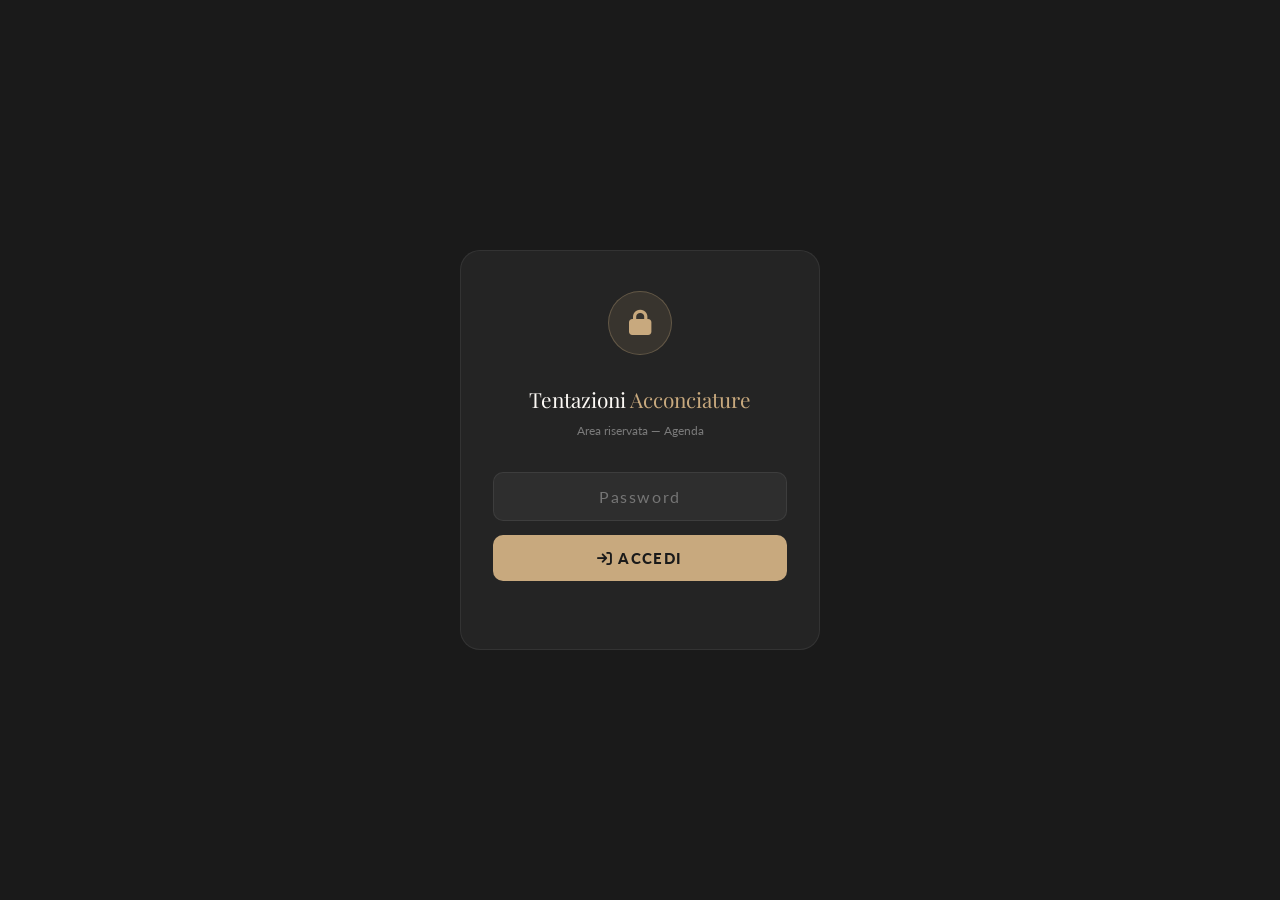
<file: admin.html>
<!DOCTYPE html>
<html lang="it">
<head>
  <meta charset="UTF-8">
  <meta name="viewport" content="width=device-width, initial-scale=1.0, maximum-scale=1.0">
  <title>Agenda — Tentazioni Acconciature</title>
  <meta name="robots" content="noindex, nofollow">

  <link rel="preconnect" href="https://fonts.googleapis.com">
  <link rel="preconnect" href="https://fonts.gstatic.com" crossorigin>
  <link href="https://fonts.googleapis.com/css2?family=Playfair+Display:wght@400;700&family=Lato:wght@400;700;900&display=swap" rel="stylesheet">
  <link rel="stylesheet" href="https://cdnjs.cloudflare.com/ajax/libs/font-awesome/6.5.0/css/all.min.css" crossorigin="anonymous">

  <style>
    :root {
      --dark:    #1A1A1A;
      --dark-2:  #242424;
      --dark-3:  #2E2E2E;
      --gold:    #C8A97E;
      --gold-dk: #A8864E;
      --cream:   #FDFAF6;
      --green:   #4CAF7D;
      --red:     #E57373;
      --amber:   #FFB74D;
      --blue:    #64B5F6;
      --text:    #E0DDD8;
      --muted:   #7A7A7A;
      --border:  rgba(255,255,255,.07);
    }
    *, *::before, *::after { box-sizing: border-box; margin: 0; padding: 0; }
    body {
      font-family: 'Lato', sans-serif;
      background: var(--dark);
      color: var(--text);
      min-height: 100vh;
      font-size: 15px;
      line-height: 1.55;
      overscroll-behavior: none;
    }

    /* ── AUTH OVERLAY ─────────────────────────── */
    .auth-overlay {
      position: fixed; inset: 0; z-index: 1000;
      background: var(--dark);
      display: flex; align-items: center; justify-content: center;
      padding: 24px;
    }
    .auth-card {
      width: 100%; max-width: 360px;
      background: var(--dark-2);
      border: 1px solid var(--border);
      border-radius: 20px;
      padding: 40px 32px;
      text-align: center;
    }
    .auth-logo {
      font-family: 'Playfair Display', serif;
      font-size: 1.3rem; color: var(--cream);
      margin-bottom: 6px;
    }
    .auth-logo span { color: var(--gold); }
    .auth-subtitle { font-size: .78rem; color: var(--muted); margin-bottom: 32px; }
    .auth-icon {
      width: 64px; height: 64px; border-radius: 50%;
      background: rgba(200,169,126,.12); border: 1.5px solid rgba(200,169,126,.3);
      display: flex; align-items: center; justify-content: center;
      font-size: 1.6rem; color: var(--gold);
      margin: 0 auto 28px;
    }
    .auth-input {
      width: 100%; background: var(--dark-3);
      border: 1px solid var(--border); border-radius: 10px;
      color: var(--text); padding: 14px 16px;
      font-size: 1rem; font-family: 'Lato', sans-serif;
      text-align: center; letter-spacing: .1em;
      margin-bottom: 14px; transition: border-color .2s;
    }
    .auth-input:focus { outline: none; border-color: var(--gold); }
    .auth-btn {
      width: 100%; background: var(--gold); color: var(--dark);
      border: none; border-radius: 10px;
      padding: 14px; font-size: .92rem; font-weight: 900;
      font-family: 'Lato', sans-serif; cursor: pointer;
      text-transform: uppercase; letter-spacing: .1em;
      transition: background .2s;
    }
    .auth-btn:hover { background: var(--gold-dk); }
    .auth-error {
      font-size: .8rem; color: var(--red);
      margin-top: 10px; min-height: 18px;
    }

    /* ── APP LAYOUT ───────────────────────────── */
    .admin-app { display: flex; flex-direction: column; min-height: 100vh; }

    /* ── HEADER ───────────────────────────────── */
    .admin-header {
      background: var(--dark-2);
      border-bottom: 1px solid var(--border);
      padding: 14px 20px;
      display: flex; align-items: center; gap: 12px;
      position: sticky; top: 0; z-index: 50;
    }
    .header-back {
      color: var(--muted); text-decoration: none;
      font-size: .82rem; display: flex; align-items: center; gap: 6px;
      transition: color .2s; flex-shrink: 0;
    }
    .header-back:hover { color: var(--gold); }
    .header-title {
      flex: 1; text-align: center;
      font-family: 'Playfair Display', serif;
      font-size: 1.1rem; color: var(--cream);
    }
    .header-logout {
      background: none; border: none;
      color: var(--muted); cursor: pointer;
      font-size: .78rem; font-family: 'Lato', sans-serif;
      display: flex; align-items: center; gap: 5px;
      transition: color .2s; flex-shrink: 0;
    }
    .header-logout:hover { color: var(--red); }

    /* ── WEEK NAV ─────────────────────────────── */
    .week-nav {
      display: flex; align-items: center; gap: 8px;
      padding: 14px 16px 10px;
      background: var(--dark-2);
      border-bottom: 1px solid var(--border);
    }
    .week-arrow {
      background: var(--dark-3); border: none;
      color: var(--gold); width: 36px; height: 36px;
      border-radius: 8px; cursor: pointer; font-size: 1rem;
      display: flex; align-items: center; justify-content: center;
      flex-shrink: 0; transition: background .2s;
    }
    .week-arrow:hover { background: rgba(200,169,126,.2); }
    .week-label {
      flex: 1; text-align: center;
      font-size: .82rem; color: var(--muted);
      font-weight: 700; text-transform: uppercase; letter-spacing: .08em;
    }

    /* ── DAYS STRIP ───────────────────────────── */
    .days-strip {
      display: flex; gap: 6px; overflow-x: auto;
      padding: 10px 16px 14px;
      background: var(--dark-2);
      scrollbar-width: none;
    }
    .days-strip::-webkit-scrollbar { display: none; }
    .day-btn {
      flex-shrink: 0; min-width: 52px;
      display: flex; flex-direction: column; align-items: center; gap: 4px;
      padding: 10px 8px; border-radius: 12px;
      border: 1.5px solid transparent; background: var(--dark-3);
      cursor: pointer; transition: all .18s; position: relative;
    }
    .day-btn:hover { border-color: rgba(200,169,126,.35); }
    .day-btn.active {
      background: var(--gold); border-color: var(--gold);
    }
    .day-btn.today:not(.active) { border-color: rgba(200,169,126,.5); }
    .day-btn .day-name {
      font-size: .66rem; font-weight: 900; text-transform: uppercase;
      letter-spacing: .08em; color: var(--muted);
    }
    .day-btn.active .day-name { color: var(--dark); }
    .day-btn .day-num {
      font-size: 1.15rem; font-weight: 900; color: var(--cream); line-height: 1;
    }
    .day-btn.active .day-num { color: var(--dark); }
    .day-btn .day-count {
      font-size: .62rem; font-weight: 700;
      background: rgba(200,169,126,.2); color: var(--gold);
      border-radius: 100px; padding: 1px 7px; min-width: 20px; text-align: center;
    }
    .day-btn.active .day-count { background: rgba(0,0,0,.2); color: var(--dark); }
    .day-btn.closed { opacity: .4; cursor: default; pointer-events: none; }

    /* ── DAY HEADER ───────────────────────────── */
    .day-header {
      padding: 18px 20px 12px;
      display: flex; justify-content: space-between; align-items: baseline;
      gap: 12px;
    }
    .day-header h2 {
      font-family: 'Playfair Display', serif;
      font-size: 1.2rem; color: var(--cream);
    }
    .appt-count-label {
      font-size: .78rem; color: var(--muted); white-space: nowrap;
    }

    /* ── APPOINTMENTS LIST ────────────────────── */
    .appts-list { padding: 0 16px; display: flex; flex-direction: column; gap: 10px; }

    .appt-card {
      background: var(--dark-2);
      border: 1px solid var(--border);
      border-left: 4px solid var(--gold);
      border-radius: 12px; padding: 16px;
      transition: border-color .2s;
    }
    .appt-card[data-stato="completato"] { border-left-color: var(--green); opacity: .75; }
    .appt-card[data-stato="annullato"]  { border-left-color: var(--red);   opacity: .5; }

    .appt-top {
      display: flex; justify-content: space-between;
      align-items: flex-start; gap: 12px; margin-bottom: 10px;
    }
    .appt-time {
      font-size: 1.5rem; font-weight: 900; color: var(--gold);
      font-family: 'Playfair Display', serif; line-height: 1; flex-shrink: 0;
    }
    .appt-card[data-stato="completato"] .appt-time { color: var(--green); }
    .appt-card[data-stato="annullato"]  .appt-time { color: var(--muted); }

    .status-pill {
      font-size: .65rem; font-weight: 700; text-transform: uppercase;
      letter-spacing: .08em; padding: 3px 10px; border-radius: 100px;
    }
    .status-pill.confermato { background: rgba(200,169,126,.18); color: var(--gold); }
    .status-pill.completato { background: rgba(76,175,125,.18);  color: var(--green); }
    .status-pill.annullato  { background: rgba(229,115,115,.18); color: var(--red); }

    .appt-nome    { font-size: 1rem; font-weight: 700; color: var(--cream); }
    .appt-service { font-size: .85rem; color: var(--muted); margin-top: 2px; }
    .appt-phone {
      display: inline-flex; align-items: center; gap: 5px;
      font-size: .82rem; color: var(--gold);
      text-decoration: none; margin-top: 6px;
      transition: color .2s;
    }
    .appt-phone:hover { color: var(--gold-dk); }
    .appt-note {
      font-size: .8rem; color: var(--muted);
      margin-top: 6px; font-style: italic;
    }
    .appt-origine {
      font-size: .7rem; color: var(--muted);
      margin-top: 4px; display: flex; align-items: center; gap: 4px;
    }

    .appt-actions {
      display: flex; gap: 8px; margin-top: 14px; flex-wrap: wrap;
    }
    .appt-btn {
      flex: 1; min-width: 80px;
      padding: 8px 10px; border-radius: 8px;
      border: none; cursor: pointer; font-size: .75rem; font-weight: 700;
      font-family: 'Lato', sans-serif; text-transform: uppercase;
      letter-spacing: .06em; transition: all .18s;
      display: flex; align-items: center; justify-content: center; gap: 5px;
    }
    .appt-btn--done   { background: rgba(76,175,125,.18); color: var(--green); }
    .appt-btn--done:hover { background: rgba(76,175,125,.3); }
    .appt-btn--cancel { background: rgba(229,115,115,.12); color: var(--red); }
    .appt-btn--cancel:hover { background: rgba(229,115,115,.25); }
    .appt-btn--del    { background: rgba(255,255,255,.05); color: var(--muted); }
    .appt-btn--del:hover { background: rgba(229,115,115,.18); color: var(--red); }
    .appt-btn--wa     { background: rgba(37,211,102,.12); color: #25D166; }
    .appt-btn--wa:hover { background: rgba(37,211,102,.25); }
    .appt-btn--call   { background: rgba(100,181,246,.12); color: var(--blue); }
    .appt-btn--call:hover { background: rgba(100,181,246,.25); }
    .appt-btn:disabled { opacity: .4; pointer-events: none; }

    /* ── EMPTY / LOADING ──────────────────────── */
    .state-box {
      text-align: center; padding: 60px 24px;
      color: var(--muted);
    }
    .state-box i { font-size: 2.5rem; margin-bottom: 16px; display: block; opacity: .4; }
    .state-box p { font-size: .92rem; }
    .spinner {
      width: 36px; height: 36px;
      border: 3px solid rgba(200,169,126,.2);
      border-top-color: var(--gold);
      border-radius: 50%;
      animation: spin .8s linear infinite;
      margin: 48px auto;
    }
    @keyframes spin { to { transform: rotate(360deg); } }

    /* ── FAB ──────────────────────────────────── */
    .fab {
      position: fixed; bottom: 24px; right: 20px; z-index: 100;
      width: 60px; height: 60px; border-radius: 50%;
      background: var(--gold); color: var(--dark);
      border: none; font-size: 1.6rem; cursor: pointer;
      box-shadow: 0 6px 24px rgba(200,169,126,.4);
      display: flex; align-items: center; justify-content: center;
      transition: background .2s, transform .2s;
    }
    .fab:hover { background: var(--gold-dk); transform: scale(1.07); }

    /* ── MODAL ────────────────────────────────── */
    .modal-backdrop {
      position: fixed; inset: 0; z-index: 200;
      background: rgba(0,0,0,.6);
      display: flex; align-items: flex-end;
      backdrop-filter: blur(4px);
    }
    .modal-sheet {
      width: 100%; max-width: 560px; margin: 0 auto;
      background: var(--dark-2);
      border-radius: 20px 20px 0 0;
      padding: 0 0 env(safe-area-inset-bottom);
      max-height: 92vh; overflow-y: auto;
      animation: slideUp .3s cubic-bezier(.4,0,.2,1);
    }
    @keyframes slideUp {
      from { transform: translateY(100%); }
      to   { transform: translateY(0); }
    }
    .modal-handle {
      width: 40px; height: 4px; border-radius: 2px;
      background: var(--border); margin: 12px auto 0;
    }
    .modal-header {
      display: flex; align-items: center; justify-content: space-between;
      padding: 16px 20px 12px;
      border-bottom: 1px solid var(--border);
    }
    .modal-header h3 {
      font-family: 'Playfair Display', serif;
      font-size: 1.1rem; color: var(--cream);
    }
    .modal-close {
      background: var(--dark-3); border: none;
      color: var(--muted); width: 32px; height: 32px;
      border-radius: 8px; cursor: pointer; font-size: .9rem;
      display: flex; align-items: center; justify-content: center;
      transition: all .2s;
    }
    .modal-close:hover { color: var(--red); background: rgba(229,115,115,.15); }

    /* Form */
    .modal-form { padding: 20px; display: flex; flex-direction: column; gap: 16px; }
    .form-group { display: flex; flex-direction: column; gap: 6px; }
    .form-row { display: grid; grid-template-columns: 1fr 1fr; gap: 12px; }
    .form-group label {
      font-size: .75rem; font-weight: 700; text-transform: uppercase;
      letter-spacing: .08em; color: var(--muted);
    }
    .form-group input,
    .form-group select,
    .form-group textarea {
      background: var(--dark-3);
      border: 1px solid var(--border);
      border-radius: 10px; color: var(--text);
      padding: 12px 14px; font-size: .92rem;
      font-family: 'Lato', sans-serif;
      transition: border-color .2s; width: 100%;
    }
    .form-group input:focus,
    .form-group select:focus,
    .form-group textarea:focus {
      outline: none; border-color: var(--gold);
    }
    .form-group textarea { resize: vertical; min-height: 80px; }
    .form-group select option { background: var(--dark-3); }

    .origine-badge {
      display: inline-flex; align-items: center; gap: 6px;
      font-size: .75rem; color: var(--muted);
      background: var(--dark-3); border: 1px solid var(--border);
      border-radius: 8px; padding: 8px 14px;
    }
    .origine-badge strong { color: var(--gold); }

    .submit-btn {
      width: 100%; background: var(--gold); color: var(--dark);
      border: none; border-radius: 12px;
      padding: 16px; font-size: .92rem; font-weight: 900;
      font-family: 'Lato', sans-serif; cursor: pointer;
      text-transform: uppercase; letter-spacing: .08em;
      display: flex; align-items: center; justify-content: center; gap: 8px;
      transition: background .2s; margin-top: 4px;
    }
    .submit-btn:hover   { background: var(--gold-dk); }
    .submit-btn:disabled { opacity: .5; cursor: not-allowed; }

    /* ── TOAST ────────────────────────────────── */
    #toast {
      position: fixed; bottom: 96px; left: 50%; transform: translateX(-50%) translateY(12px);
      background: var(--dark-2); border: 1px solid var(--border);
      color: var(--text); padding: 12px 24px; border-radius: 100px;
      font-size: .85rem; font-weight: 700; z-index: 999;
      opacity: 0; transition: opacity .3s, transform .3s;
      white-space: nowrap; pointer-events: none;
    }
    #toast.visible { opacity: 1; transform: translateX(-50%) translateY(0); }
    #toast.success { background: rgba(76,175,125,.25); border-color: rgba(76,175,125,.4); color: var(--green); }
    #toast.error   { background: rgba(229,115,115,.25); border-color: rgba(229,115,115,.4); color: var(--red); }

    /* ── BOTTOM PADDING (FAB clearance) ──────── */
    .appts-list { padding-bottom: 100px; }
  </style>
</head>
<body>

<!-- ══════════════════ AUTH OVERLAY ══════════════════ -->
<div class="auth-overlay" id="authOverlay">
  <div class="auth-card">
    <div class="auth-icon"><i class="fa-solid fa-lock"></i></div>
    <p class="auth-logo">Tentazioni <span>Acconciature</span></p>
    <p class="auth-subtitle">Area riservata — Agenda</p>
    <input
      class="auth-input" type="password" id="pwdInput"
      placeholder="Password" autocomplete="current-password"
      onkeydown="if(event.key==='Enter') doLogin()">
    <button class="auth-btn" onclick="doLogin()">
      <i class="fa-solid fa-arrow-right-to-bracket"></i> Accedi
    </button>
    <p class="auth-error" id="authError"></p>
  </div>
</div>

<!-- ══════════════════ APP ══════════════════════════ -->
<div class="admin-app" id="adminApp" style="display:none;">

  <!-- HEADER -->
  <header class="admin-header">
    <a class="header-back" href="index.html">
      <i class="fa-solid fa-chevron-left"></i> Dashboard
    </a>
    <h1 class="header-title">
      <i class="fa-regular fa-calendar-days" style="color:var(--gold); margin-right:6px;"></i>Agenda
    </h1>
    <button class="header-logout" onclick="doLogout()">
      <i class="fa-solid fa-right-from-bracket"></i> Esci
    </button>
  </header>

  <!-- WEEK NAVIGATION -->
  <div class="week-nav">
    <button class="week-arrow" onclick="changeWeek(-1)" aria-label="Settimana precedente">
      <i class="fa-solid fa-chevron-left"></i>
    </button>
    <div class="week-label" id="weekLabel">—</div>
    <button class="week-arrow" onclick="changeWeek(1)" aria-label="Settimana successiva">
      <i class="fa-solid fa-chevron-right"></i>
    </button>
  </div>

  <!-- DAYS STRIP -->
  <div class="days-strip" id="daysStrip"></div>

  <!-- SELECTED DAY HEADER -->
  <div class="day-header">
    <h2 id="selectedDayTitle">Caricamento...</h2>
    <span class="appt-count-label" id="apptCountLabel"></span>
  </div>

  <!-- APPOINTMENTS -->
  <div class="appts-list" id="apptsList"></div>

  <!-- FAB -->
  <button class="fab" onclick="openAddModal()" aria-label="Aggiungi appuntamento">
    <i class="fa-solid fa-plus"></i>
  </button>

</div>

<!-- ══════════════════ MODAL AGGIUNGI ═══════════════ -->
<div class="modal-backdrop" id="addModal" style="display:none;" onclick="onBackdropClick(event)">
  <div class="modal-sheet" role="dialog" aria-modal="true" aria-label="Nuovo appuntamento">
    <div class="modal-handle"></div>
    <div class="modal-header">
      <h3><i class="fa-solid fa-calendar-plus" style="color:var(--gold); margin-right:8px;"></i>Nuovo appuntamento</h3>
      <button class="modal-close" onclick="closeAddModal()" aria-label="Chiudi">✕</button>
    </div>
    <form class="modal-form" id="addForm" onsubmit="submitAppointment(event)">

      <div class="form-group">
        <label for="f-nome">Nome cliente *</label>
        <input type="text" id="f-nome" required placeholder="Es. Maria Rossi" autocomplete="name">
      </div>

      <div class="form-group">
        <label for="f-tel">
          Telefono cliente
          <span style="font-size:.7rem; color:var(--green); margin-left:6px;">
            <i class="fa-brands fa-whatsapp"></i> per il promemoria automatico
          </span>
        </label>
        <input type="tel" id="f-tel" placeholder="349 000 0000" autocomplete="tel"
               oninput="aggiornaPreviewTel()">
        <p id="tel-preview" style="font-size:.72rem; min-height:16px; transition:color .2s;"></p>
      </div>

      <div class="form-group">
        <label for="f-servizio">Servizio</label>
        <select id="f-servizio">
          <option value="">— Nessun servizio selezionato —</option>
        </select>
      </div>

      <div class="form-row">
        <div class="form-group">
          <label for="f-data">Data *</label>
          <input type="date" id="f-data" required>
        </div>
        <div class="form-group">
          <label for="f-ora">Ora *</label>
          <input type="time" id="f-ora" required min="08:00" max="19:00" step="900">
        </div>
      </div>

      <div class="origine-badge">
        <i class="fa-solid fa-pen"></i>
        Origine: <strong>Manuale</strong>
        <span style="margin-left:auto; font-size:.7rem;">(inserito da Elisabetta)</span>
      </div>

      <button type="submit" class="submit-btn" id="submitBtn">
        <i class="fa-solid fa-calendar-plus"></i> Aggiungi appuntamento
      </button>

      <div id="formError" style="font-size:.82rem; color:var(--red); text-align:center; min-height:18px;"></div>

    </form>
  </div>
</div>

<!-- ══════════════════ TOAST ════════════════════════ -->
<div id="toast" role="alert" aria-live="polite"></div>

<script src="assets/js/supabase.js"></script>
<script>
/* ──────────────────────────────────────────────────
   TENTAZIONI ACCONCIATURE — Agenda Admin — v2 2026-04-23
   ────────────────────────────────────────────────── */

// Cambia questa password nelle impostazioni del progetto
var ADMIN_PASSWORD = 'tentazioni2026';
var SESSION_KEY    = 'ta_admin_auth';

// ── Locali italiane ──────────────────────────────
var IT_DAYS_LONG  = ['Domenica','Lunedì','Martedì','Mercoledì','Giovedì','Venerdì','Sabato'];
var IT_DAYS_SHORT = ['Dom','Lun','Mar','Mer','Gio','Ven','Sab'];
var IT_MONTHS     = ['gennaio','febbraio','marzo','aprile','maggio','giugno','luglio','agosto','settembre','ottobre','novembre','dicembre'];
var CLOSED_DAYS   = [0, 1]; // 0=Dom, 1=Lun

// ── Stato globale ────────────────────────────────
var currentWeekStart = getMondayOf(new Date());
var selectedDate     = todayISO();
var weekCache        = {}; // { 'YYYY-MM-DD': [appointments] }
var serviziCache     = []; // pre-loaded on login, reused in modal

// ── AUTH ─────────────────────────────────────────
function doLogin() {
  var pwd = document.getElementById('pwdInput').value;
  if (pwd === ADMIN_PASSWORD) {
    sessionStorage.setItem(SESSION_KEY, '1');
    document.getElementById('authOverlay').style.display = 'none';
    document.getElementById('adminApp').style.display = '';
    initAdmin();
  } else {
    var err = document.getElementById('authError');
    err.textContent = 'Password non corretta. Riprova.';
    document.getElementById('pwdInput').value = '';
    document.getElementById('pwdInput').focus();
    setTimeout(function () { err.textContent = ''; }, 3000);
  }
}

function doLogout() {
  sessionStorage.removeItem(SESSION_KEY);
  document.getElementById('adminApp').style.display = 'none';
  document.getElementById('authOverlay').style.display = '';
  document.getElementById('pwdInput').value = '';
}

// ── DATA HELPERS ──────────────────────────────────
function getMondayOf(date) {
  var d = new Date(date);
  d.setHours(0, 0, 0, 0);
  var day = d.getDay();
  var diff = (day === 0) ? -6 : 1 - day;
  d.setDate(d.getDate() + diff);
  return d;
}

function addDays(date, n) {
  var d = new Date(date);
  d.setDate(d.getDate() + n);
  return d;
}

function todayISO() {
  return new Date().toISOString().slice(0, 10);
}

function toISO(date) {
  var d = new Date(date);
  var mm = String(d.getMonth() + 1).padStart(2, '0');
  var dd = String(d.getDate()).padStart(2, '0');
  return d.getFullYear() + '-' + mm + '-' + dd;
}

function formatDayLong(isoDate) {
  var d = new Date(isoDate + 'T00:00:00');
  return IT_DAYS_LONG[d.getDay()] + ' ' + d.getDate() + ' ' + IT_MONTHS[d.getMonth()];
}

function formatWeekLabel(monday) {
  var sunday = addDays(monday, 6);
  return 'Settimana ' + monday.getDate() + '–' + sunday.getDate() + ' ' + IT_MONTHS[monday.getMonth()];
}

// ── FETCH DATA ────────────────────────────────────
function loadWeek() {
  var from = toISO(currentWeekStart);
  var to   = toISO(addDays(currentWeekStart, 6));

  renderWeekStrip(null); // show loading badges

  Supabase.fetchAppuntamenti(from, to).then(function (rows) {
    weekCache = {};
    (rows || []).forEach(function (r) {
      var dayKey = r.data_ora ? r.data_ora.slice(0, 10) : '';
      if (!weekCache[dayKey]) weekCache[dayKey] = [];
      weekCache[dayKey].push(r);
    });
    renderWeekStrip(weekCache);
    renderDayView();
  }).catch(function (err) {
    console.error('[Agenda] Fetch fallito:', err);
    showToast('Errore caricamento dati', 'error');
    renderWeekStrip({});
    renderDayView();
  });
}

// ── RENDER WEEK STRIP ─────────────────────────────
function renderWeekStrip(cache) {
  var strip   = document.getElementById('daysStrip');
  var todayS  = todayISO();
  var html    = '';

  for (var i = 0; i < 7; i++) {
    var d      = addDays(currentWeekStart, i);
    var iso    = toISO(d);
    var dayIdx = d.getDay();
    var isClosed = CLOSED_DAYS.indexOf(dayIdx) !== -1;
    var isToday  = iso === todayS;
    var isActive = iso === selectedDate;
    var count    = cache ? ((cache[iso] || []).length) : '·';

    var cls = 'day-btn';
    if (isActive)  cls += ' active';
    if (isToday)   cls += ' today';
    if (isClosed)  cls += ' closed';

    html += '<button class="' + cls + '" onclick="selectDay(\'' + iso + '\')" aria-label="' + formatDayLong(iso) + '">' +
      '<span class="day-name">' + IT_DAYS_SHORT[dayIdx] + '</span>' +
      '<span class="day-num">' + d.getDate() + '</span>' +
      '<span class="day-count">' + count + '</span>' +
      '</button>';
  }

  strip.innerHTML = html;
  document.getElementById('weekLabel').textContent = formatWeekLabel(currentWeekStart);
}

// ── RENDER DAY VIEW ───────────────────────────────
function renderDayView() {
  var container = document.getElementById('apptsList');
  var title     = document.getElementById('selectedDayTitle');
  var countLbl  = document.getElementById('apptCountLabel');

  title.textContent = formatDayLong(selectedDate);

  var appts = weekCache[selectedDate] || [];
  appts.sort(function (a, b) { return (a.data_ora || '').localeCompare(b.data_ora || ''); });

  if (!appts.length) {
    countLbl.textContent = '';
    container.innerHTML =
      '<div class="state-box">' +
      '<i class="fa-regular fa-calendar-xmark"></i>' +
      '<p>Nessun appuntamento per questo giorno.</p>' +
      '</div>';
    return;
  }

  countLbl.textContent = appts.length + (appts.length === 1 ? ' appuntamento' : ' appuntamenti');

  container.innerHTML = appts.map(function (a) {
    var ora          = a.data_ora ? a.data_ora.slice(11, 16) : '—';
    var nomeServizio = (a.servizi && a.servizi.nome) ? a.servizi.nome : '—';
    var origineIcon  = a.origine === 'Manuale' ? 'fa-pen' : 'fa-globe';
    var telHtml = a.cliente_telefono
      ? '<a class="appt-phone" href="tel:' + escHtml(a.cliente_telefono) + '"><i class="fa-solid fa-phone"></i> ' + escHtml(a.cliente_telefono) + '</a>'
      : '<span style="font-size:.78rem; color:var(--muted); opacity:.5;"><i class="fa-solid fa-bell-slash"></i> Nessun telefono — promemoria non disponibile</span>';
    var waLink     = buildWaLink(a);
    var waBtnHtml  = waLink
      ? '<a href="' + waLink + '" target="_blank" rel="noopener" class="appt-btn appt-btn--wa">' +
        '<i class="fa-brands fa-whatsapp"></i> WhatsApp</a>'
      : '';
    var callBtnHtml = a.cliente_telefono
      ? '<a href="tel:' + escHtml(a.cliente_telefono) + '" class="appt-btn appt-btn--call">' +
        '<i class="fa-solid fa-phone"></i> Chiama</a>'
      : '';

    return '<div class="appt-card" id="card-' + a.id + '">' +
      '<div class="appt-top">' +
      '<span class="appt-time">' + escHtml(ora) + '</span>' +
      '<span class="status-pill confermato">' + escHtml(a.origine || 'Manuale') + '</span>' +
      '</div>' +
      '<p class="appt-nome">' + escHtml(a.cliente_nome) + '</p>' +
      '<p class="appt-service"><i class="fa-solid fa-scissors" style="font-size:.7rem; opacity:.5; margin-right:4px;"></i>' + escHtml(nomeServizio) + '</p>' +
      '<p style="margin-top:6px;">' + telHtml + '</p>' +
      '<p class="appt-origine"><i class="fa-solid ' + origineIcon + '" style="font-size:.65rem;"></i> inserito ' + escHtml(a.origine || 'Manuale') + '</p>' +
      '<div class="appt-actions">' +
      waBtnHtml + callBtnHtml +
      '<button class="appt-btn appt-btn--del" onclick="deleteAppt(' + a.id + ')" title="Elimina">' +
      '<i class="fa-solid fa-trash"></i> Elimina</button>' +
      '</div></div>';
  }).join('');
}

// ── ACTIONS ───────────────────────────────────────
function selectDay(iso) {
  selectedDate = iso;
  renderWeekStrip(weekCache);
  renderDayView();
}

function changeWeek(dir) {
  currentWeekStart = addDays(currentWeekStart, dir * 7);
  weekCache = {};
  loadWeek();
}

function deleteAppt(id) {
  if (!confirm('Eliminare definitivamente questo appuntamento?')) return;
  Supabase.cancellaAppuntamento(id).then(function () {
    if (weekCache[selectedDate]) {
      weekCache[selectedDate] = weekCache[selectedDate].filter(function (a) { return a.id !== id; });
    }
    renderWeekStrip(weekCache);
    renderDayView();
    showToast('Appuntamento eliminato');
  }).catch(function () {
    showToast('Errore eliminazione', 'error');
  });
}

// ── MODAL ─────────────────────────────────────────
function openAddModal() {
  var form = document.getElementById('addForm');
  form.reset();
  document.getElementById('f-data').value = selectedDate;
  document.getElementById('formError').textContent = '';
  document.getElementById('tel-preview').textContent = '';
  document.getElementById('addModal').style.display = 'flex';
  document.getElementById('f-nome').focus();
  populateServizi();
}

function closeAddModal() {
  document.getElementById('addModal').style.display = 'none';
}

function onBackdropClick(e) {
  if (e.target === document.getElementById('addModal')) closeAddModal();
}

function riempiSelect(rows) {
  var sel = document.getElementById('f-servizio');
  if (!sel) return;
  if (!rows || !rows.length) {
    sel.innerHTML = '<option value="">— Nessun servizio trovato —</option>';
    return;
  }
  sel.innerHTML = '<option value="">— Nessun servizio selezionato —</option>' +
    rows.map(function (s) {
      var p      = Number(s.prezzo);
      var prezzo = (isNaN(p) || p === 0) ? 'su preventivo' : p + '€';
      return '<option value="' + escHtml(String(s.id)) + '">' +
        escHtml(s.nome) + ' — ' + prezzo + '</option>';
    }).join('');
}

function populateServizi() {
  if (serviziCache.length > 0) {
    riempiSelect(serviziCache);
    return;
  }
  var sel = document.getElementById('f-servizio');
  if (sel) sel.innerHTML = '<option value="">⏳ Caricamento...</option>';
  Supabase.fetchServizi()
    .then(function (rows) {
      serviziCache = rows || [];
      riempiSelect(serviziCache);
    })
    .catch(function (err) {
      console.error('[Admin] fetchServizi() errore:', err);
      if (sel) sel.innerHTML = '<option value="">⚠ Errore — vedi console</option>';
    });
}

// ── TELEFONO ──────────────────────────────────────
// Strips formatting and adds +39 prefix if no country code is present
function normalizzaTelefono(raw) {
  if (!raw) return null;
  var trimmed = raw.trim();
  if (!trimmed) return null;
  var digits = trimmed.replace(/\D/g, '');
  if (!digits) return null;
  if (trimmed.startsWith('+'))  return '+' + digits;
  if (trimmed.startsWith('00')) return '+' + digits.slice(2);
  return '+39' + digits;
}

function aggiornaPreviewTel() {
  var raw     = document.getElementById('f-tel').value;
  var preview = document.getElementById('tel-preview');
  if (!raw.trim()) { preview.textContent = ''; return; }
  var norm = normalizzaTelefono(raw);
  if (norm) {
    preview.textContent  = 'Verrà salvato come: ' + norm;
    preview.style.color  = 'var(--green)';
  } else {
    preview.textContent  = 'Numero non valido';
    preview.style.color  = 'var(--red)';
  }
}

function submitAppointment(e) {
  e.preventDefault();
  var btn = document.getElementById('submitBtn');
  var errEl = document.getElementById('formError');
  errEl.textContent = '';
  btn.disabled = true;
  btn.innerHTML = '<i class="fa-solid fa-spinner fa-spin"></i> Salvataggio...';

  var dataVal     = document.getElementById('f-data').value;
  var oraVal      = document.getElementById('f-ora').value;
  var servizioVal = document.getElementById('f-servizio').value;
  var telVal = normalizzaTelefono(document.getElementById('f-tel').value);

  var dati = {
    cliente_nome:     document.getElementById('f-nome').value.trim(),
    data_ora:         dataVal + 'T' + oraVal + ':00',
    servizio_id:      servizioVal || null,
    cliente_telefono: telVal,
    origine:          'Manuale'
  };

  Supabase.inserisciAppuntamento(dati).then(function (result) {
    var newAppt = Array.isArray(result) ? result[0] : result;
    if (newAppt && newAppt.data_ora) {
      var dayKey = newAppt.data_ora.slice(0, 10);
      if (!weekCache[dayKey]) weekCache[dayKey] = [];
      weekCache[dayKey].push(newAppt);
    }
    renderWeekStrip(weekCache);
    if (dataVal === selectedDate) renderDayView();
    closeAddModal();
    showToast('Appuntamento aggiunto ✓', 'success');
  }).catch(function (err) {
    var msg = (err && err.message) ? err.message : 'Errore salvataggio. Riprova.';
    errEl.textContent = msg;
    console.error('[Agenda] Insert fallito:', err);
  }).finally(function () {
    btn.disabled = false;
    btn.innerHTML = '<i class="fa-solid fa-calendar-plus"></i> Aggiungi appuntamento';
  });
}

// ── TOAST ─────────────────────────────────────────
function showToast(msg, type) {
  var t = document.getElementById('toast');
  t.textContent = msg;
  t.className = 'visible' + (type ? ' ' + type : '');
  clearTimeout(t._timer);
  t._timer = setTimeout(function () { t.className = ''; }, 3000);
}

// ── UTILS ─────────────────────────────────────────
function buildWaLink(a) {
  if (!a.cliente_telefono) return null;
  var tel  = a.cliente_telefono.replace(/\D/g, ''); // strip +, spaces
  var data = a.data_ora ? a.data_ora.slice(0, 10) : '';
  var ora  = a.data_ora ? a.data_ora.slice(11, 16) : '';
  var serv = (a.servizi && a.servizi.nome) ? a.servizi.nome : 'appuntamento';
  var dataFmt = data ? formatDayLong(data) : '';
  var msg = 'Ciao ' + a.cliente_nome + ', ti ricordiamo il tuo appuntamento per ' +
    serv + ' il giorno ' + dataFmt + ' alle ore ' + ora +
    '. A presto! Le Tentazioni';
  return 'https://wa.me/' + tel + '?text=' + encodeURIComponent(msg);
}

function escHtml(s) {
  return String(s == null ? '' : s)
    .replace(/&/g, '&amp;').replace(/</g, '&lt;')
    .replace(/>/g, '&gt;').replace(/"/g, '&quot;');
}

// ── INIT ──────────────────────────────────────────
function initAdmin() {
  // Pre-fetch services immediately so modal dropdown is instant
  if (typeof Supabase !== 'undefined') {
    Supabase.fetchServizi()
      .then(function (rows) {
        serviziCache = rows || [];
        if (serviziCache.length === 0) {
          console.warn('[Admin] Tabella servizi vuota — eseguire supabase-seed.sql nel SQL Editor di Supabase');
        }
      })
      .catch(function (err) {
        console.error('[Admin] Errore caricamento servizi:', err);
      });
  } else {
    console.error('[Admin] supabase.js non caricato — verificare il percorso assets/js/supabase.js');
  }

  // Set default date in form to today
  selectedDate = todayISO();
  // If today is a closed day, jump to nearest open day
  var todayDay = new Date().getDay();
  if (CLOSED_DAYS.indexOf(todayDay) !== -1) {
    selectedDate = toISO(addDays(new Date(), 1));
    currentWeekStart = getMondayOf(new Date(selectedDate + 'T00:00:00'));
  }
  loadWeek();
}

document.addEventListener('DOMContentLoaded', function () {
  if (sessionStorage.getItem(SESSION_KEY) === '1') {
    document.getElementById('authOverlay').style.display = 'none';
    document.getElementById('adminApp').style.display = '';
    initAdmin();
  }
  // Keyboard: ESC closes modal
  document.addEventListener('keydown', function (e) {
    if (e.key === 'Escape') closeAddModal();
  });
});
</script>
</body>
</html>
</file>
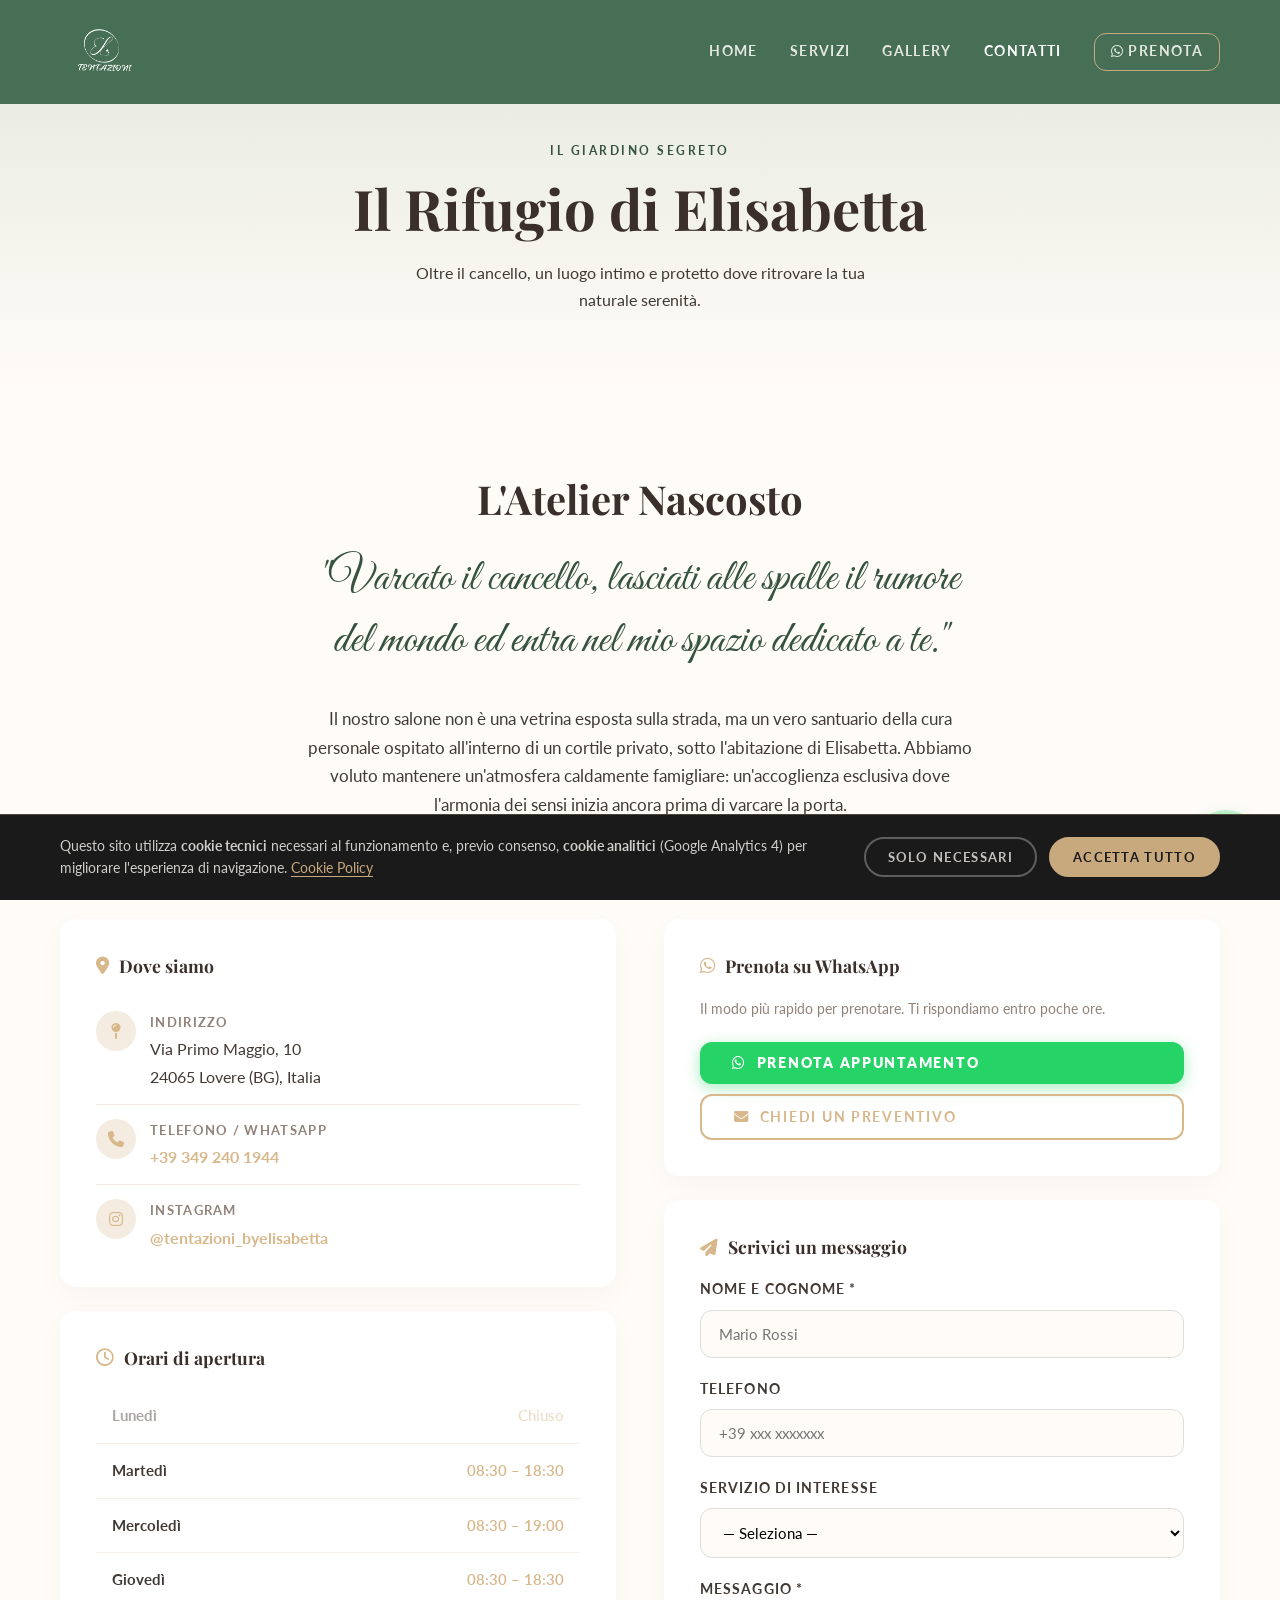
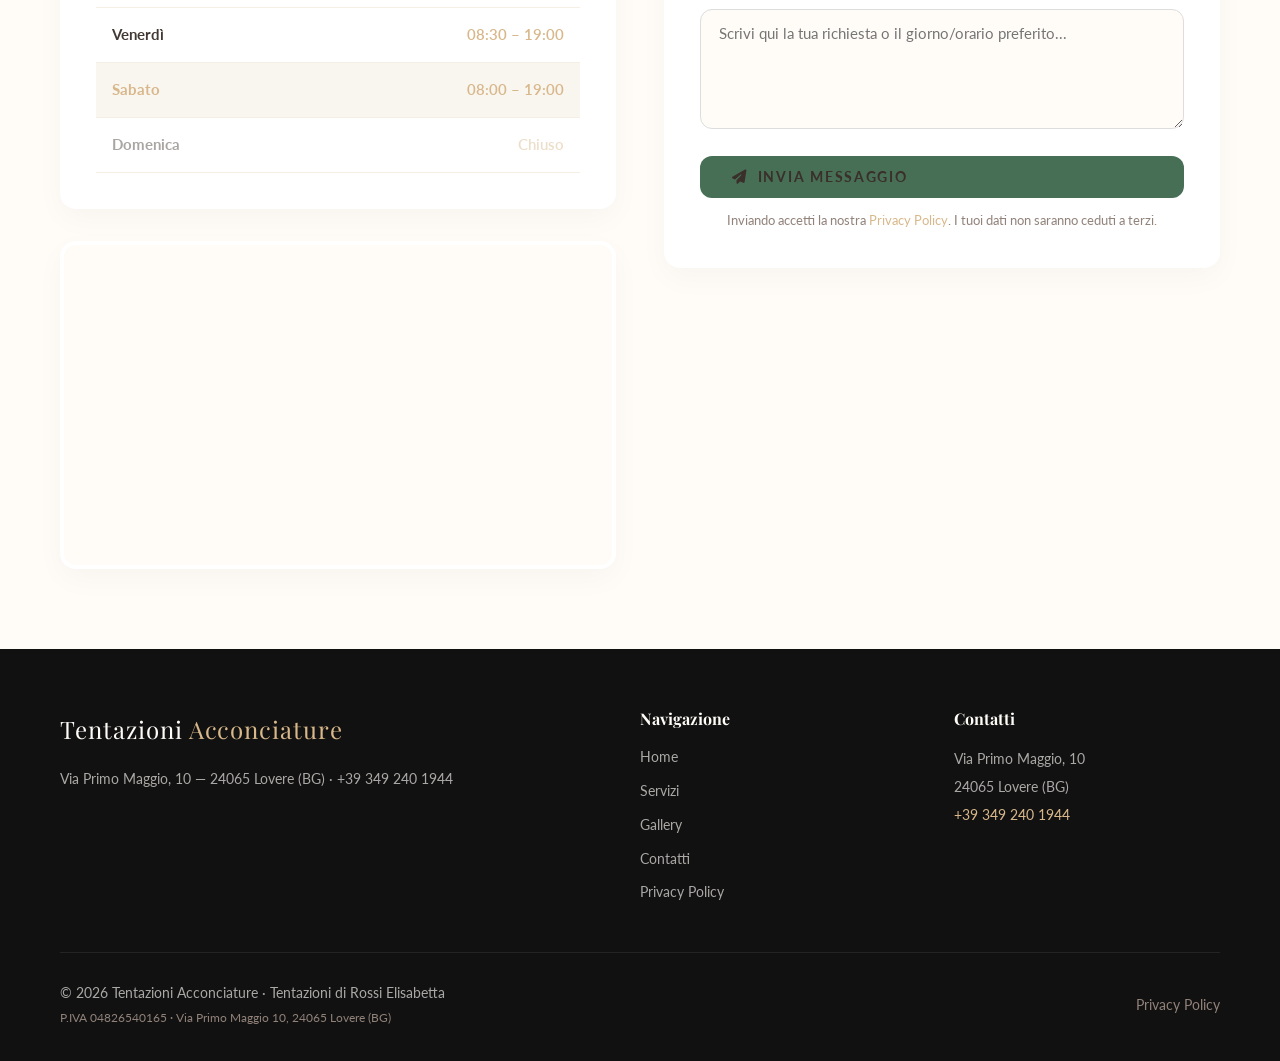
<file: pages/contatti.html>
<!DOCTYPE html>
<html lang="it">
<head>
  <meta charset="UTF-8">
  <meta name="viewport" content="width=device-width, initial-scale=1.0">
  <title>Contatti &amp; Orari — Tentazioni Acconciature | Lovere (BG)</title>
  <meta name="description" content="Trova Tentazioni Acconciature a Lovere: Via Primo Maggio 10, 24065 Lovere (BG). Telefono +39 349 240 1944. Orari: Mar-Ven 08:30, Sab 08:00.">
  <link rel="canonical" href="https://tentazioniacconciature.it/pages/contatti.html">

  <link rel="preconnect" href="https://fonts.googleapis.com">
  <link rel="preconnect" href="https://fonts.gstatic.com" crossorigin>
  <link href="https://fonts.googleapis.com/css2?family=Playfair+Display:ital,wght@0,400;0,700;1,400&family=Lato:wght@400;700;900&display=swap" rel="stylesheet">
  <link rel="stylesheet" href="https://cdnjs.cloudflare.com/ajax/libs/font-awesome/6.5.0/css/all.min.css" crossorigin="anonymous">
  <link rel="stylesheet" href="../assets/css/style.css">
  <link rel="stylesheet" href="../assets/css/cookie-banner.css">

  <style>
    .page-hero { background: linear-gradient(180deg, rgba(163, 184, 155, 0.3) 0%, var(--color-cream) 100%); padding: 140px 0 80px; text-align: center; }
    .page-hero h1 { color: var(--color-dark); }
    .page-hero p  { color: var(--color-text); max-width: 500px; margin: 16px auto 0; }

    .info-card {
      background: var(--color-white);
      border-radius: var(--radius-lg);
      padding: 36px;
      box-shadow: var(--shadow-sm);
      margin-bottom: 24px;
    }
    .info-card h3 {
      font-size: 1.1rem;
      margin-bottom: 20px;
      display: flex;
      align-items: center;
      gap: 10px;
    }
    .info-card h3 i { color: var(--color-gold); }

    .contact-detail {
      display: flex;
      align-items: flex-start;
      gap: 14px;
      padding: 14px 0;
      border-bottom: 1px solid var(--color-cream-dark);
    }
    .contact-detail:last-child { border-bottom: none; padding-bottom: 0; }
    .contact-detail .icon-wrap {
      width: 40px; height: 40px;
      background: var(--color-cream-dark);
      border-radius: 50%;
      display: flex; align-items: center; justify-content: center;
      color: var(--color-gold);
      flex-shrink: 0;
    }
    .contact-detail .info-text strong { display: block; font-size: .82rem; text-transform: uppercase; letter-spacing: .1em; color: var(--color-muted); margin-bottom: 2px; }
    .contact-detail .info-text a, .contact-detail .info-text span { font-size: 1rem; color: var(--color-text); }
    .contact-detail .info-text a { color: var(--color-gold); font-weight: 700; }

    .map-wrapper {
      border-radius: var(--radius-lg);
      overflow: hidden;
      box-shadow: var(--shadow-md);
    }
    .map-wrapper iframe { display: block; width: 100%; border: none; }

    .form-group { margin-bottom: 20px; }
    .form-group label { display: block; font-size: .85rem; font-weight: 700; text-transform: uppercase; letter-spacing: .08em; color: var(--color-text); margin-bottom: 8px; }
    .form-group input, .form-group textarea, .form-group select {
      width: 100%;
      padding: 14px 18px;
      border: 1px solid #ddd;
      border-radius: var(--radius-md);
      font-size: .95rem;
      transition: border-color .2s, box-shadow .2s;
      background: var(--color-cream);
    }
    .form-group input:focus, .form-group textarea:focus {
      outline: none;
      border-color: var(--color-gold);
      box-shadow: 0 0 0 3px rgba(200,169,126,.15);
      background: var(--color-white);
    }
    .form-group textarea { min-height: 120px; resize: vertical; }
    .form-submit { width: 100%; }
    .form-note { font-size: .8rem; color: var(--color-muted); margin-top: 12px; text-align: center; }
  </style>
</head>
<body>

  <div class="nav-overlay" id="navOverlay" role="presentation"></div>

  <header class="site-header scrolled" id="siteHeader">
    <div class="container header-inner">
      <a href="../index.html" class="site-logo">
        <img src="../assets/images/logo-tentazioni.png" alt="Tentazioni Acconciature" class="header-logo-img"
             onerror="this.style.display='none'; this.nextElementSibling.style.display='inline';">
        <span style="display:none;">Tentazioni <span style="color:var(--color-gold);">Acconciature</span></span>
      </a>
      <nav class="nav-links" id="navLinks" role="navigation" aria-label="Menu principale">
        <a href="../index.html">Home</a>
        <a href="servizi.html">Servizi</a>
        <a href="gallery.html">Gallery</a>
        <a href="contatti.html" class="active">Contatti</a>
        <a href="https://wa.me/393492401944?text=Ciao!%20Vorrei%20prenotare%20un%20appuntamento." class="nav-tel" target="_blank" rel="noopener">
          <i class="fa-brands fa-whatsapp"></i> Prenota
        </a>
      </nav>
      <button class="nav-hamburger" id="navToggle" aria-label="Apri menu" aria-expanded="false" aria-controls="navLinks">
        <span></span><span></span><span></span>
      </button>
    </div>
  </header>

  <!-- PAGE HERO -->
  <section class="page-hero">
    <div class="container">
      <span class="label" style="font-size:.78rem;font-weight:700;text-transform:uppercase;letter-spacing:.2em;color:var(--color-green-dark);display:block;margin-bottom:12px;">Il Giardino Segreto</span>
      <h1>Il Rifugio di Elisabetta</h1>
      <p>Oltre il cancello, un luogo intimo e protetto dove ritrovare la tua naturale serenità.</p>
    </div>
  </section>

  <!-- L'ACCOGLIENZA -->
  <section class="section text-center" style="padding-bottom: 20px;">
    <div class="container" style="max-width: 720px;">
      <h2 style="margin-bottom: 24px; color: var(--color-dark);">L'Atelier Nascosto</h2>
      <p class="text-handwritten" style="font-size: 2.8rem; color: var(--color-green-dark); line-height: 1.4; margin-bottom: 32px;">
        "Varcato il cancello, lasciati alle spalle il rumore del mondo ed entra nel mio spazio dedicato a te."
      </p>
      <p style="color: var(--color-text); font-size: 1.05rem;">
        Il nostro salone non è una vetrina esposta sulla strada, ma un vero santuario della cura personale ospitato all'interno di un cortile privato, sotto l'abitazione di Elisabetta. Abbiamo voluto mantenere un'atmosfera caldamente famigliare: un'accoglienza esclusiva dove l'armonia dei sensi inizia ancora prima di varcare la porta.
      </p>
    </div>
  </section>

  <!-- MAIN CONTENT -->
  <section class="section section--cream">
    <div class="container">
      <div class="grid-2" style="align-items:start; gap:48px;">

        <!-- LEFT: Info + Map -->
        <div>
          <div class="info-card">
            <h3><i class="fa-solid fa-location-dot"></i> Dove siamo</h3>
            <div class="contact-detail">
              <div class="icon-wrap"><i class="fa-solid fa-map-pin"></i></div>
              <div class="info-text">
                <strong>Indirizzo</strong>
                <span>Via Primo Maggio, 10<br>24065 Lovere (BG), Italia</span>
              </div>
            </div>
            <div class="contact-detail">
              <div class="icon-wrap"><i class="fa-solid fa-phone"></i></div>
              <div class="info-text">
                <strong>Telefono / WhatsApp</strong>
                <a href="tel:+393492401944">+39 349 240 1944</a>
              </div>
            </div>
            <div class="contact-detail">
              <div class="icon-wrap"><i class="fa-brands fa-instagram"></i></div>
              <div class="info-text">
                <strong>Instagram</strong>
                <a href="https://www.instagram.com/tentazioni_byelisabetta/" target="_blank" rel="noopener">@tentazioni_byelisabetta</a>
              </div>
            </div>
          </div>

          <div class="info-card">
            <h3><i class="fa-regular fa-clock"></i> Orari di apertura</h3>
            <table class="orari-table" aria-label="Orari di apertura">
              <tbody>
                <tr data-day="1" class="closed"><td>Lunedì</td><td>Chiuso</td></tr>
                <tr data-day="2"><td>Martedì</td><td>08:30 – 18:30</td></tr>
                <tr data-day="3"><td>Mercoledì</td><td>08:30 – 19:00</td></tr>
                <tr data-day="4"><td>Giovedì</td><td>08:30 – 18:30</td></tr>
                <tr data-day="5"><td>Venerdì</td><td>08:30 – 19:00</td></tr>
                <tr data-day="6"><td>Sabato</td><td>08:00 – 19:00</td></tr>
                <tr data-day="0" class="closed"><td>Domenica</td><td>Chiuso</td></tr>
              </tbody>
            </table>
          </div>

          <!-- Google Maps embed -->
          <div class="map-wrapper blob-shape" style="box-shadow: var(--shadow-sm); margin-top: 32px; border: 4px solid var(--color-white);">
            <iframe
              src="https://www.google.com/maps/embed?pb=!1m18!1m12!1m3!1d2789.123!2d10.069!3d45.819!2m3!1f0!2f0!3f0!3m2!1i1024!2i768!4f13.1!3m3!1m2!1s0x4781e3e1dcdf1d97%3A0xeb6e573227484e6f!2sVia%20Primo%20Maggio%2C%2010%2C%2024065%20Lovere%20BG!5e0!3m2!1sit!2sit!4v1700000000000!5m2!1sit!2sit"
              width="600" height="320"
              style="border:0;" allowfullscreen="" loading="lazy"
              referrerpolicy="no-referrer-when-downgrade"
              title="Tentazioni Acconciature su Google Maps">
            </iframe>
          </div>
        </div>

        <!-- RIGHT: Contact Form + WA CTA -->
        <div>
          <div class="info-card">
            <h3><i class="fa-brands fa-whatsapp"></i> Prenota su WhatsApp</h3>
            <p style="color:var(--color-muted); margin-bottom:20px; font-size:.9rem;">Il modo più rapido per prenotare. Ti rispondiamo entro poche ore.</p>
            <div style="display:flex; flex-direction:column; gap:10px;">
              <a href="https://wa.me/393492401944?text=Ciao!%20Vorrei%20prenotare%20un%20appuntamento." class="btn btn--whatsapp" target="_blank" rel="noopener">
                <i class="fa-brands fa-whatsapp"></i> Prenota appuntamento
              </a>
              <a href="https://wa.me/393492401944?text=Ciao!%20Vorrei%20un%20preventivo." class="btn btn--outline" target="_blank" rel="noopener">
                <i class="fa-solid fa-envelope"></i> Chiedi un preventivo
              </a>
            </div>
          </div>

          <div class="info-card">
            <h3><i class="fa-solid fa-paper-plane"></i> Scrivici un messaggio</h3>
            <form
              name="contatti"
              method="POST"
              data-netlify="true"
              action="/pages/grazie.html"
              novalidate
              id="contactForm"
            >
              <input type="hidden" name="form-name" value="contatti">
              <div class="form-group">
                <label for="nome">Nome e cognome *</label>
                <input type="text" id="nome" name="nome" placeholder="Mario Rossi" required autocomplete="name">
              </div>
              <div class="form-group">
                <label for="telefono">Telefono</label>
                <input type="tel" id="telefono" name="telefono" placeholder="+39 xxx xxxxxxx" autocomplete="tel">
              </div>
              <div class="form-group">
                <label for="servizio">Servizio di interesse</label>
                <select id="servizio" name="servizio">
                  <option value="">— Seleziona —</option>
                  <option>Taglio &amp; Styling</option>
                  <option>Colore / Meches / Balayage</option>
                  <option>Trattamenti capillari</option>
                  <option>Acconciatura sposa / cerimonia</option>
                  <option>Altro</option>
                </select>
              </div>
              <div class="form-group">
                <label for="messaggio">Messaggio *</label>
                <textarea id="messaggio" name="messaggio" placeholder="Scrivi qui la tua richiesta o il giorno/orario preferito..." required></textarea>
              </div>
              <button type="submit" class="btn btn--primary form-submit">
                <i class="fa-solid fa-paper-plane"></i> Invia messaggio
              </button>
              <p class="form-note">
                Inviando accetti la nostra <a href="privacy-policy.html" style="color:var(--color-gold);">Privacy Policy</a>.
                I tuoi dati non saranno ceduti a terzi.
              </p>
            </form>
          </div>
        </div>

      </div>
    </div>
  </section>

  <!-- FOOTER -->
  <footer class="site-footer" role="contentinfo">
    <div class="container">
      <div class="footer-grid">
        <div class="footer-brand">
          <span class="site-logo">Tentazioni <span>Acconciature</span></span>
          <p>Via Primo Maggio, 10 — 24065 Lovere (BG) · +39 349 240 1944</p>
        </div>
        <div class="footer-links">
          <h4>Navigazione</h4>
          <ul>
            <li><a href="../index.html">Home</a></li>
            <li><a href="servizi.html">Servizi</a></li>
            <li><a href="gallery.html">Gallery</a></li>
            <li><a href="contatti.html">Contatti</a></li>
            <li><a href="privacy-policy.html">Privacy Policy</a></li>
          </ul>
        </div>
        <div class="footer-contact">
          <h4>Contatti</h4>
          <address>
            Via Primo Maggio, 10<br>24065 Lovere (BG)<br>
            <a href="tel:+393492401944">+39 349 240 1944</a>
          </address>
        </div>
      </div>
      <div class="footer-bottom">
        <span>
          © <span class="year"></span> Tentazioni Acconciature · Tentazioni di Rossi Elisabetta<br>
          <small style="color:var(--color-muted);">P.IVA 04826540165 · Via Primo Maggio 10, 24065 Lovere (BG)</small>
        </span>
        <a href="privacy-policy.html" style="color:var(--color-muted);">Privacy Policy</a>
      </div>
    </div>
  </footer>

  <div id="whatsappBtn" aria-label="Prenota su WhatsApp"></div>
  <div id="cookieBanner" role="dialog" aria-modal="true" aria-label="Consenso cookie"></div>

  <script>document.querySelectorAll('.year').forEach(e=>e.textContent=new Date().getFullYear())</script>
  <script src="../assets/js/main.js" defer></script>
  <script src="../assets/js/cookie-banner.js" defer></script>
  <script src="../assets/js/whatsapp-button.js" defer></script>
</body>
</html>
</file>
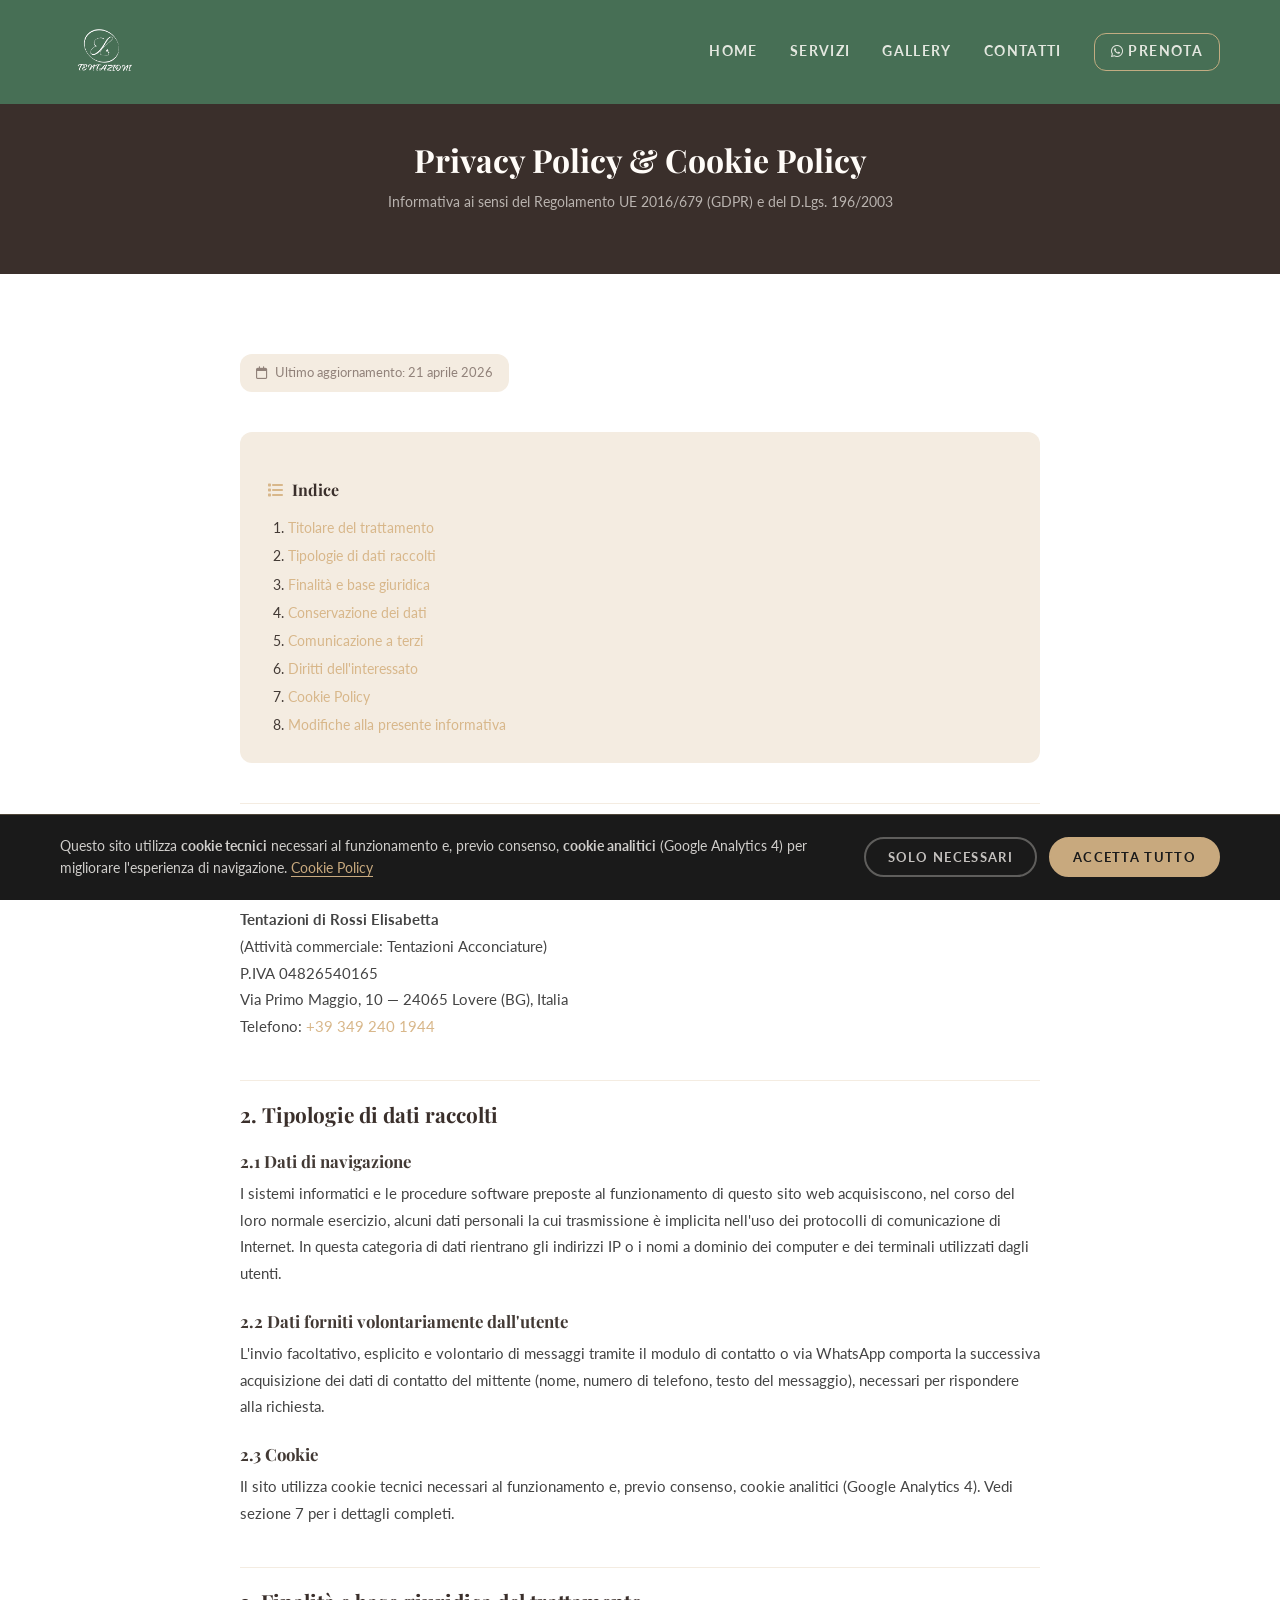
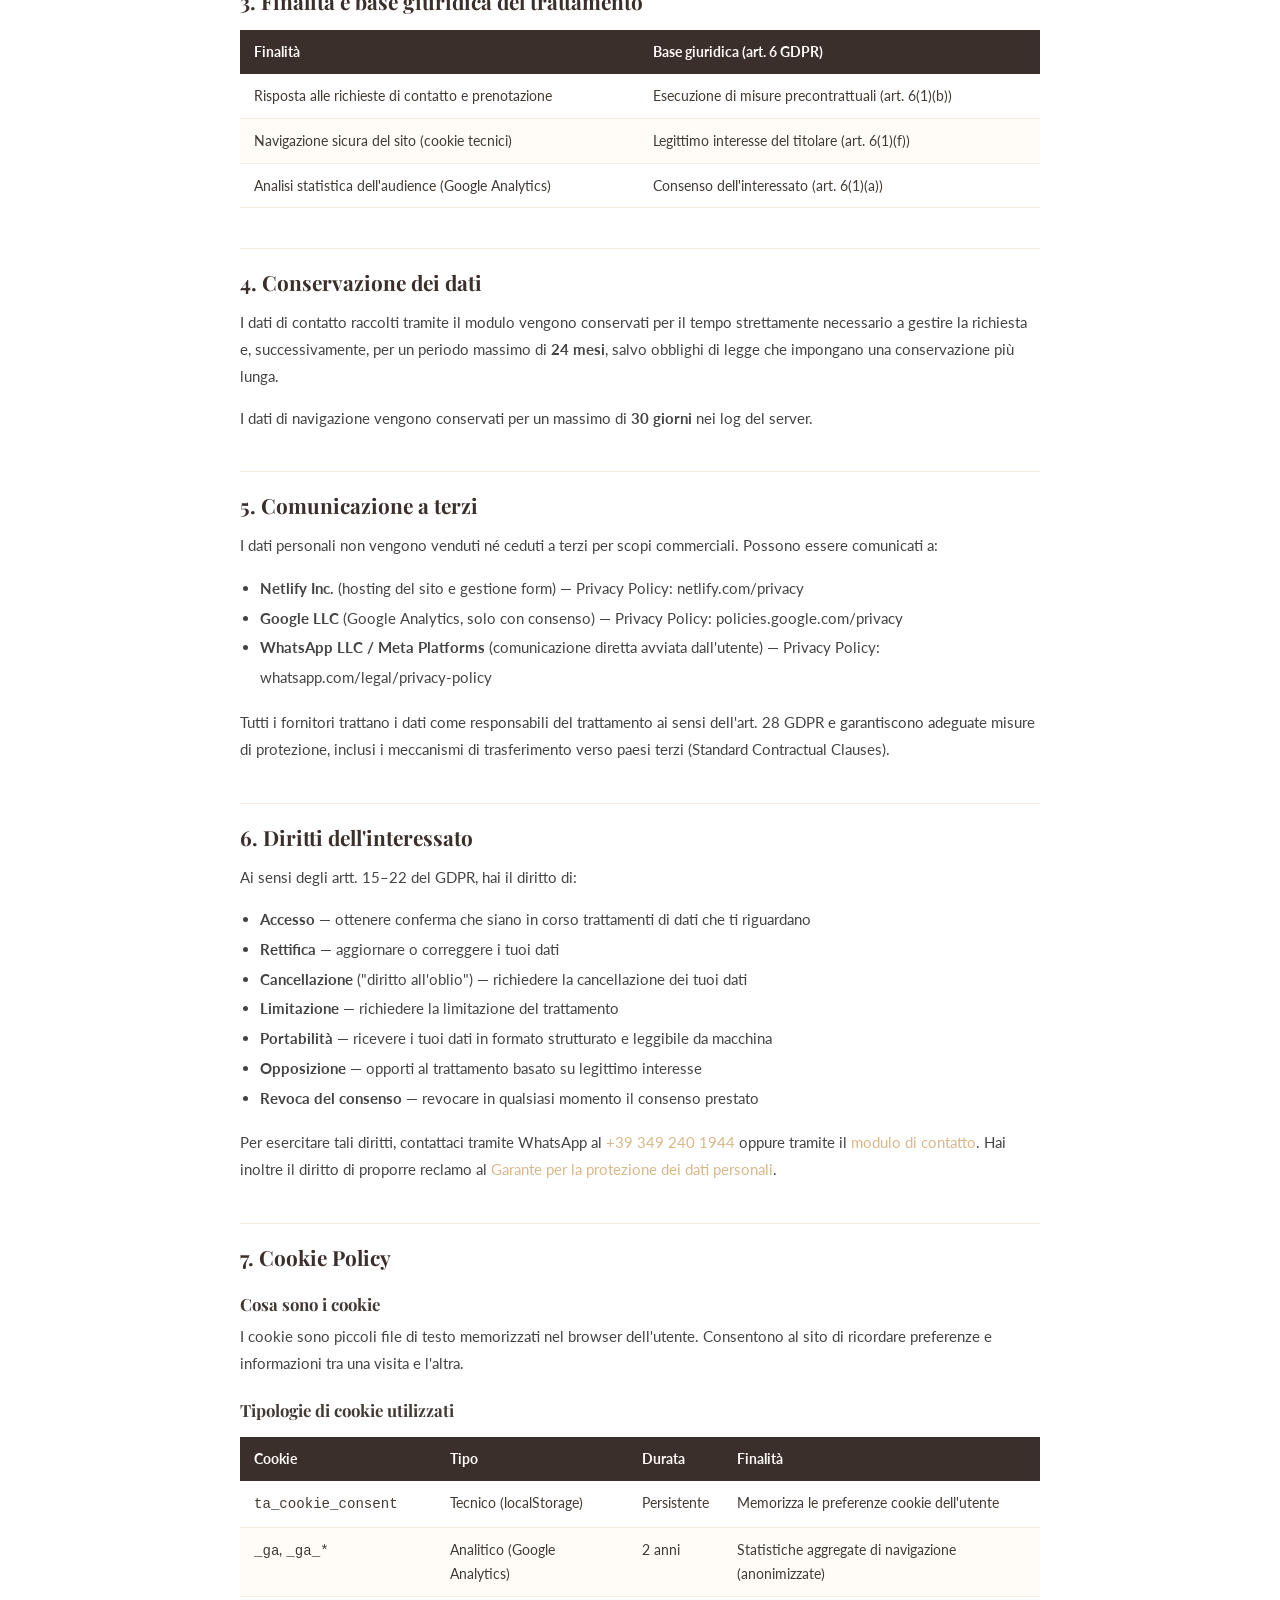
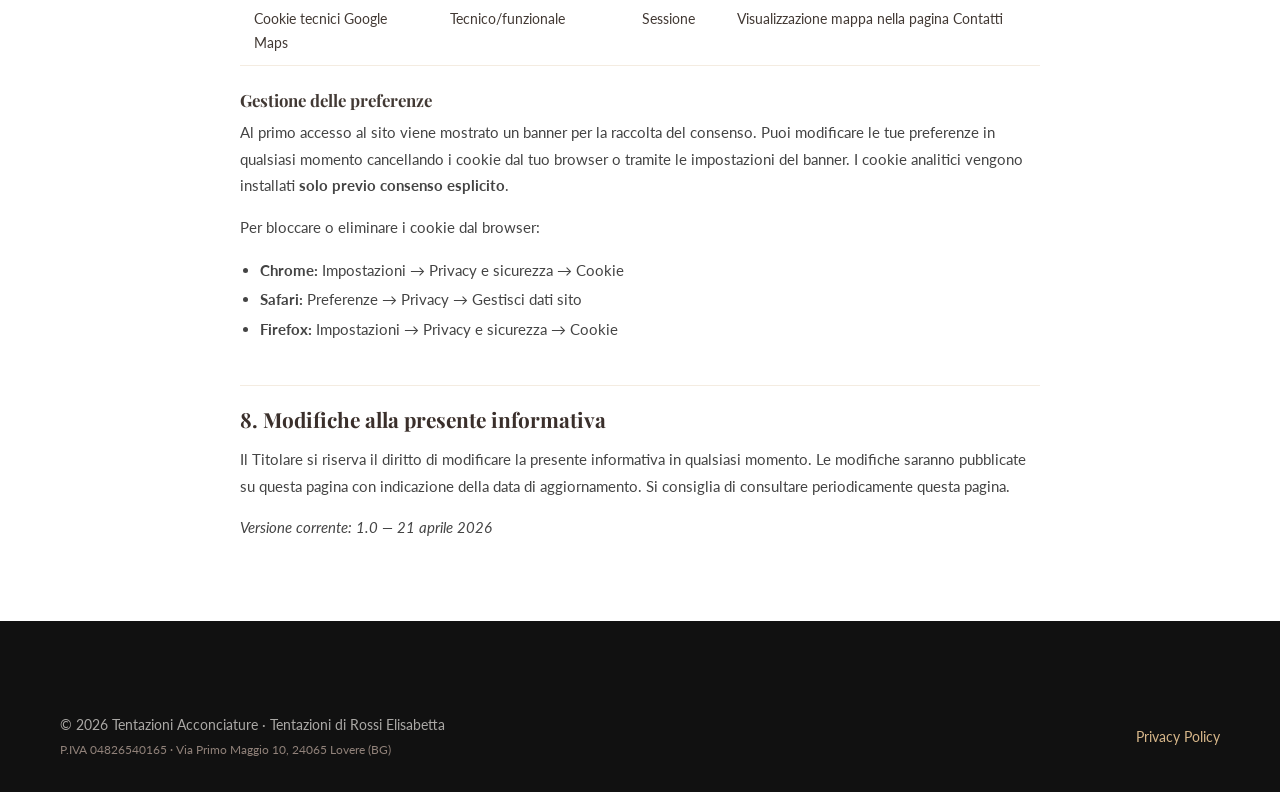
<file: pages/privacy-policy.html>
<!DOCTYPE html>
<html lang="it">
<head>
  <meta charset="UTF-8">
  <meta name="viewport" content="width=device-width, initial-scale=1.0">
  <title>Privacy Policy &amp; Cookie Policy — Tentazioni Acconciature</title>
  <meta name="description" content="Informativa sulla privacy e sui cookie di Tentazioni Acconciature, ai sensi del Reg. UE 2016/679 (GDPR).">
  <meta name="robots" content="noindex">
  <link rel="canonical" href="https://tentazioniacconciature.it/pages/privacy-policy.html">

  <link rel="preconnect" href="https://fonts.googleapis.com">
  <link rel="preconnect" href="https://fonts.gstatic.com" crossorigin>
  <link href="https://fonts.googleapis.com/css2?family=Playfair+Display:ital,wght@0,400;0,700;1,400&family=Lato:wght@400;700;900&display=swap" rel="stylesheet">
  <link rel="stylesheet" href="https://cdnjs.cloudflare.com/ajax/libs/font-awesome/6.5.0/css/all.min.css" crossorigin="anonymous">
  <link rel="stylesheet" href="../assets/css/style.css">
  <link rel="stylesheet" href="../assets/css/cookie-banner.css">

  <style>
    .page-hero { background: var(--color-dark); padding: 140px 0 60px; text-align: center; }
    .page-hero h1 { color: var(--color-cream); font-size: 2rem; }
    .page-hero p  { color: rgba(253,250,246,.65); font-size: .9rem; margin-top: 10px; }

    .legal-content {
      max-width: 800px;
      margin: 0 auto;
    }
    .legal-content h2 {
      font-size: 1.3rem;
      color: var(--color-dark);
      margin: 40px 0 14px;
      padding-top: 20px;
      border-top: 1px solid var(--color-cream-dark);
    }
    .legal-content h2:first-child { border-top: none; margin-top: 0; }
    .legal-content h3 { font-size: 1.05rem; margin: 24px 0 8px; color: var(--color-text); }
    .legal-content p  { font-size: .93rem; color: #444; line-height: 1.8; }
    .legal-content ul { font-size: .93rem; color: #444; line-height: 2; padding-left: 20px; list-style: disc; margin-bottom: 16px; }
    .legal-content table {
      width: 100%;
      border-collapse: collapse;
      font-size: .88rem;
      margin: 16px 0;
    }
    .legal-content table th {
      background: var(--color-dark);
      color: var(--color-cream);
      padding: 10px 14px;
      text-align: left;
      font-weight: 700;
    }
    .legal-content table td {
      padding: 10px 14px;
      border-bottom: 1px solid var(--color-cream-dark);
      vertical-align: top;
    }
    .legal-content table tr:nth-child(even) td { background: var(--color-cream); }
    .updated-date {
      display: inline-flex;
      align-items: center;
      gap: 8px;
      background: var(--color-cream-dark);
      padding: 8px 16px;
      border-radius: var(--radius-full);
      font-size: .8rem;
      color: var(--color-muted);
      margin-bottom: 40px;
    }
    .toc {
      background: var(--color-cream-dark);
      border-radius: var(--radius-md);
      padding: 24px 28px;
      margin-bottom: 40px;
    }
    .toc h3 { font-size: 1rem; margin-bottom: 14px; color: var(--color-dark); }
    .toc ol  { padding-left: 20px; list-style: decimal; font-size: .88rem; line-height: 2; }
    .toc a   { color: var(--color-gold); transition: color .2s; }
    .toc a:hover { color: var(--color-gold-dark); }
  </style>
</head>
<body>

  <div class="nav-overlay" id="navOverlay" role="presentation"></div>

  <header class="site-header scrolled" id="siteHeader">
    <div class="container header-inner">
      <a href="../index.html" class="site-logo">
        <img src="../assets/images/logo-tentazioni.png" alt="Tentazioni Acconciature" class="header-logo-img"
             onerror="this.style.display='none'; this.nextElementSibling.style.display='inline';">
        <span style="display:none;">Tentazioni <span style="color:var(--color-gold);">Acconciature</span></span>
      </a>
      <nav class="nav-links" id="navLinks" role="navigation" aria-label="Menu principale">
        <a href="../index.html">Home</a>
        <a href="servizi.html">Servizi</a>
        <a href="gallery.html">Gallery</a>
        <a href="contatti.html">Contatti</a>
        <a href="https://wa.me/393492401944?text=Ciao!%20Vorrei%20prenotare%20un%20appuntamento." class="nav-tel" target="_blank" rel="noopener">
          <i class="fa-brands fa-whatsapp"></i> Prenota
        </a>
      </nav>
      <button class="nav-hamburger" id="navToggle" aria-label="Apri menu" aria-expanded="false" aria-controls="navLinks">
        <span></span><span></span><span></span>
      </button>
    </div>
  </header>

  <!-- PAGE HERO -->
  <section class="page-hero">
    <div class="container">
      <h1>Privacy Policy &amp; Cookie Policy</h1>
      <p>Informativa ai sensi del Regolamento UE 2016/679 (GDPR) e del D.Lgs. 196/2003</p>
    </div>
  </section>

  <!-- LEGAL CONTENT -->
  <section class="section section--white">
    <div class="container">
      <div class="legal-content">
        <div class="updated-date">
          <i class="fa-regular fa-calendar"></i>
          Ultimo aggiornamento: 21 aprile 2026
        </div>

        <!-- TOC -->
        <nav class="toc" aria-label="Indice della pagina">
          <h3><i class="fa-solid fa-list" style="color:var(--color-gold); margin-right:8px;"></i>Indice</h3>
          <ol>
            <li><a href="#titolare">Titolare del trattamento</a></li>
            <li><a href="#dati">Tipologie di dati raccolti</a></li>
            <li><a href="#finalita">Finalità e base giuridica</a></li>
            <li><a href="#conservazione">Conservazione dei dati</a></li>
            <li><a href="#terzi">Comunicazione a terzi</a></li>
            <li><a href="#diritti">Diritti dell'interessato</a></li>
            <li><a href="#cookie">Cookie Policy</a></li>
            <li><a href="#modifiche">Modifiche alla presente informativa</a></li>
          </ol>
        </nav>

        <!-- 1 -->
        <h2 id="titolare">1. Titolare del trattamento</h2>
        <p>
          Il Titolare del trattamento dei dati personali raccolti attraverso questo sito web è:
        </p>
        <p>
          <strong>Tentazioni di Rossi Elisabetta</strong><br>
          (Attività commerciale: Tentazioni Acconciature)<br>
          P.IVA 04826540165<br>
          Via Primo Maggio, 10 — 24065 Lovere (BG), Italia<br>
          Telefono: <a href="tel:+393492401944" style="color:var(--color-gold);">+39 349 240 1944</a>
        </p>

        <!-- 2 -->
        <h2 id="dati">2. Tipologie di dati raccolti</h2>
        <h3>2.1 Dati di navigazione</h3>
        <p>
          I sistemi informatici e le procedure software preposte al funzionamento di questo sito web acquisiscono,
          nel corso del loro normale esercizio, alcuni dati personali la cui trasmissione è implicita nell'uso dei
          protocolli di comunicazione di Internet. In questa categoria di dati rientrano gli indirizzi IP o i nomi
          a dominio dei computer e dei terminali utilizzati dagli utenti.
        </p>
        <h3>2.2 Dati forniti volontariamente dall'utente</h3>
        <p>
          L'invio facoltativo, esplicito e volontario di messaggi tramite il modulo di contatto o via WhatsApp
          comporta la successiva acquisizione dei dati di contatto del mittente (nome, numero di telefono, testo
          del messaggio), necessari per rispondere alla richiesta.
        </p>
        <h3>2.3 Cookie</h3>
        <p>
          Il sito utilizza cookie tecnici necessari al funzionamento e, previo consenso, cookie analitici
          (Google Analytics 4). Vedi sezione 7 per i dettagli completi.
        </p>

        <!-- 3 -->
        <h2 id="finalita">3. Finalità e base giuridica del trattamento</h2>
        <table>
          <thead>
            <tr><th>Finalità</th><th>Base giuridica (art. 6 GDPR)</th></tr>
          </thead>
          <tbody>
            <tr>
              <td>Risposta alle richieste di contatto e prenotazione</td>
              <td>Esecuzione di misure precontrattuali (art. 6(1)(b))</td>
            </tr>
            <tr>
              <td>Navigazione sicura del sito (cookie tecnici)</td>
              <td>Legittimo interesse del titolare (art. 6(1)(f))</td>
            </tr>
            <tr>
              <td>Analisi statistica dell'audience (Google Analytics)</td>
              <td>Consenso dell'interessato (art. 6(1)(a))</td>
            </tr>
          </tbody>
        </table>

        <!-- 4 -->
        <h2 id="conservazione">4. Conservazione dei dati</h2>
        <p>
          I dati di contatto raccolti tramite il modulo vengono conservati per il tempo strettamente necessario
          a gestire la richiesta e, successivamente, per un periodo massimo di <strong>24 mesi</strong>, salvo
          obblighi di legge che impongano una conservazione più lunga.
        </p>
        <p>
          I dati di navigazione vengono conservati per un massimo di <strong>30 giorni</strong> nei log del server.
        </p>

        <!-- 5 -->
        <h2 id="terzi">5. Comunicazione a terzi</h2>
        <p>
          I dati personali non vengono venduti né ceduti a terzi per scopi commerciali. Possono essere comunicati a:
        </p>
        <ul>
          <li><strong>Netlify Inc.</strong> (hosting del sito e gestione form) — Privacy Policy: netlify.com/privacy</li>
          <li><strong>Google LLC</strong> (Google Analytics, solo con consenso) — Privacy Policy: policies.google.com/privacy</li>
          <li><strong>WhatsApp LLC / Meta Platforms</strong> (comunicazione diretta avviata dall'utente) — Privacy Policy: whatsapp.com/legal/privacy-policy</li>
        </ul>
        <p>
          Tutti i fornitori trattano i dati come responsabili del trattamento ai sensi dell'art. 28 GDPR e
          garantiscono adeguate misure di protezione, inclusi i meccanismi di trasferimento verso paesi terzi
          (Standard Contractual Clauses).
        </p>

        <!-- 6 -->
        <h2 id="diritti">6. Diritti dell'interessato</h2>
        <p>Ai sensi degli artt. 15–22 del GDPR, hai il diritto di:</p>
        <ul>
          <li><strong>Accesso</strong> — ottenere conferma che siano in corso trattamenti di dati che ti riguardano</li>
          <li><strong>Rettifica</strong> — aggiornare o correggere i tuoi dati</li>
          <li><strong>Cancellazione</strong> ("diritto all'oblio") — richiedere la cancellazione dei tuoi dati</li>
          <li><strong>Limitazione</strong> — richiedere la limitazione del trattamento</li>
          <li><strong>Portabilità</strong> — ricevere i tuoi dati in formato strutturato e leggibile da macchina</li>
          <li><strong>Opposizione</strong> — opporti al trattamento basato su legittimo interesse</li>
          <li><strong>Revoca del consenso</strong> — revocare in qualsiasi momento il consenso prestato</li>
        </ul>
        <p>
          Per esercitare tali diritti, contattaci tramite WhatsApp al
          <a href="tel:+393492401944" style="color:var(--color-gold);">+39 349 240 1944</a> oppure tramite il
          <a href="contatti.html" style="color:var(--color-gold);">modulo di contatto</a>.
          Hai inoltre il diritto di proporre reclamo al
          <a href="https://www.garanteprivacy.it" target="_blank" rel="noopener" style="color:var(--color-gold);">Garante per la protezione dei dati personali</a>.
        </p>

        <!-- 7 -->
        <h2 id="cookie">7. Cookie Policy</h2>
        <h3>Cosa sono i cookie</h3>
        <p>
          I cookie sono piccoli file di testo memorizzati nel browser dell'utente. Consentono al sito di ricordare
          preferenze e informazioni tra una visita e l'altra.
        </p>
        <h3>Tipologie di cookie utilizzati</h3>
        <table>
          <thead>
            <tr><th>Cookie</th><th>Tipo</th><th>Durata</th><th>Finalità</th></tr>
          </thead>
          <tbody>
            <tr>
              <td><code>ta_cookie_consent</code></td>
              <td>Tecnico (localStorage)</td>
              <td>Persistente</td>
              <td>Memorizza le preferenze cookie dell'utente</td>
            </tr>
            <tr>
              <td><code>_ga</code>, <code>_ga_*</code></td>
              <td>Analitico (Google Analytics)</td>
              <td>2 anni</td>
              <td>Statistiche aggregate di navigazione (anonimizzate)</td>
            </tr>
            <tr>
              <td>Cookie tecnici Google Maps</td>
              <td>Tecnico/funzionale</td>
              <td>Sessione</td>
              <td>Visualizzazione mappa nella pagina Contatti</td>
            </tr>
          </tbody>
        </table>
        <h3>Gestione delle preferenze</h3>
        <p>
          Al primo accesso al sito viene mostrato un banner per la raccolta del consenso. Puoi modificare le
          tue preferenze in qualsiasi momento cancellando i cookie dal tuo browser o tramite le impostazioni
          del banner. I cookie analitici vengono installati <strong>solo previo consenso esplicito</strong>.
        </p>
        <p>Per bloccare o eliminare i cookie dal browser:</p>
        <ul>
          <li><strong>Chrome:</strong> Impostazioni → Privacy e sicurezza → Cookie</li>
          <li><strong>Safari:</strong> Preferenze → Privacy → Gestisci dati sito</li>
          <li><strong>Firefox:</strong> Impostazioni → Privacy e sicurezza → Cookie</li>
        </ul>

        <!-- 8 -->
        <h2 id="modifiche">8. Modifiche alla presente informativa</h2>
        <p>
          Il Titolare si riserva il diritto di modificare la presente informativa in qualsiasi momento.
          Le modifiche saranno pubblicate su questa pagina con indicazione della data di aggiornamento.
          Si consiglia di consultare periodicamente questa pagina.
        </p>
        <p>
          <em>Versione corrente: 1.0 — 21 aprile 2026</em>
        </p>
      </div>
    </div>
  </section>

  <!-- FOOTER -->
  <footer class="site-footer" role="contentinfo">
    <div class="container">
      <div class="footer-bottom" style="padding-top:32px;">
        <span>
          © <span class="year"></span> Tentazioni Acconciature · Tentazioni di Rossi Elisabetta<br>
          <small style="color:var(--color-muted);">P.IVA 04826540165 · Via Primo Maggio 10, 24065 Lovere (BG)</small>
        </span>
        <a href="privacy-policy.html" style="color:var(--color-gold);">Privacy Policy</a>
      </div>
    </div>
  </footer>

  <div id="cookieBanner" role="dialog" aria-modal="true" aria-label="Consenso cookie"></div>

  <script>document.querySelectorAll('.year').forEach(e=>e.textContent=new Date().getFullYear())</script>
  <script src="../assets/js/main.js" defer></script>
  <script src="../assets/js/cookie-banner.js" defer></script>
</body>
</html>
</file>
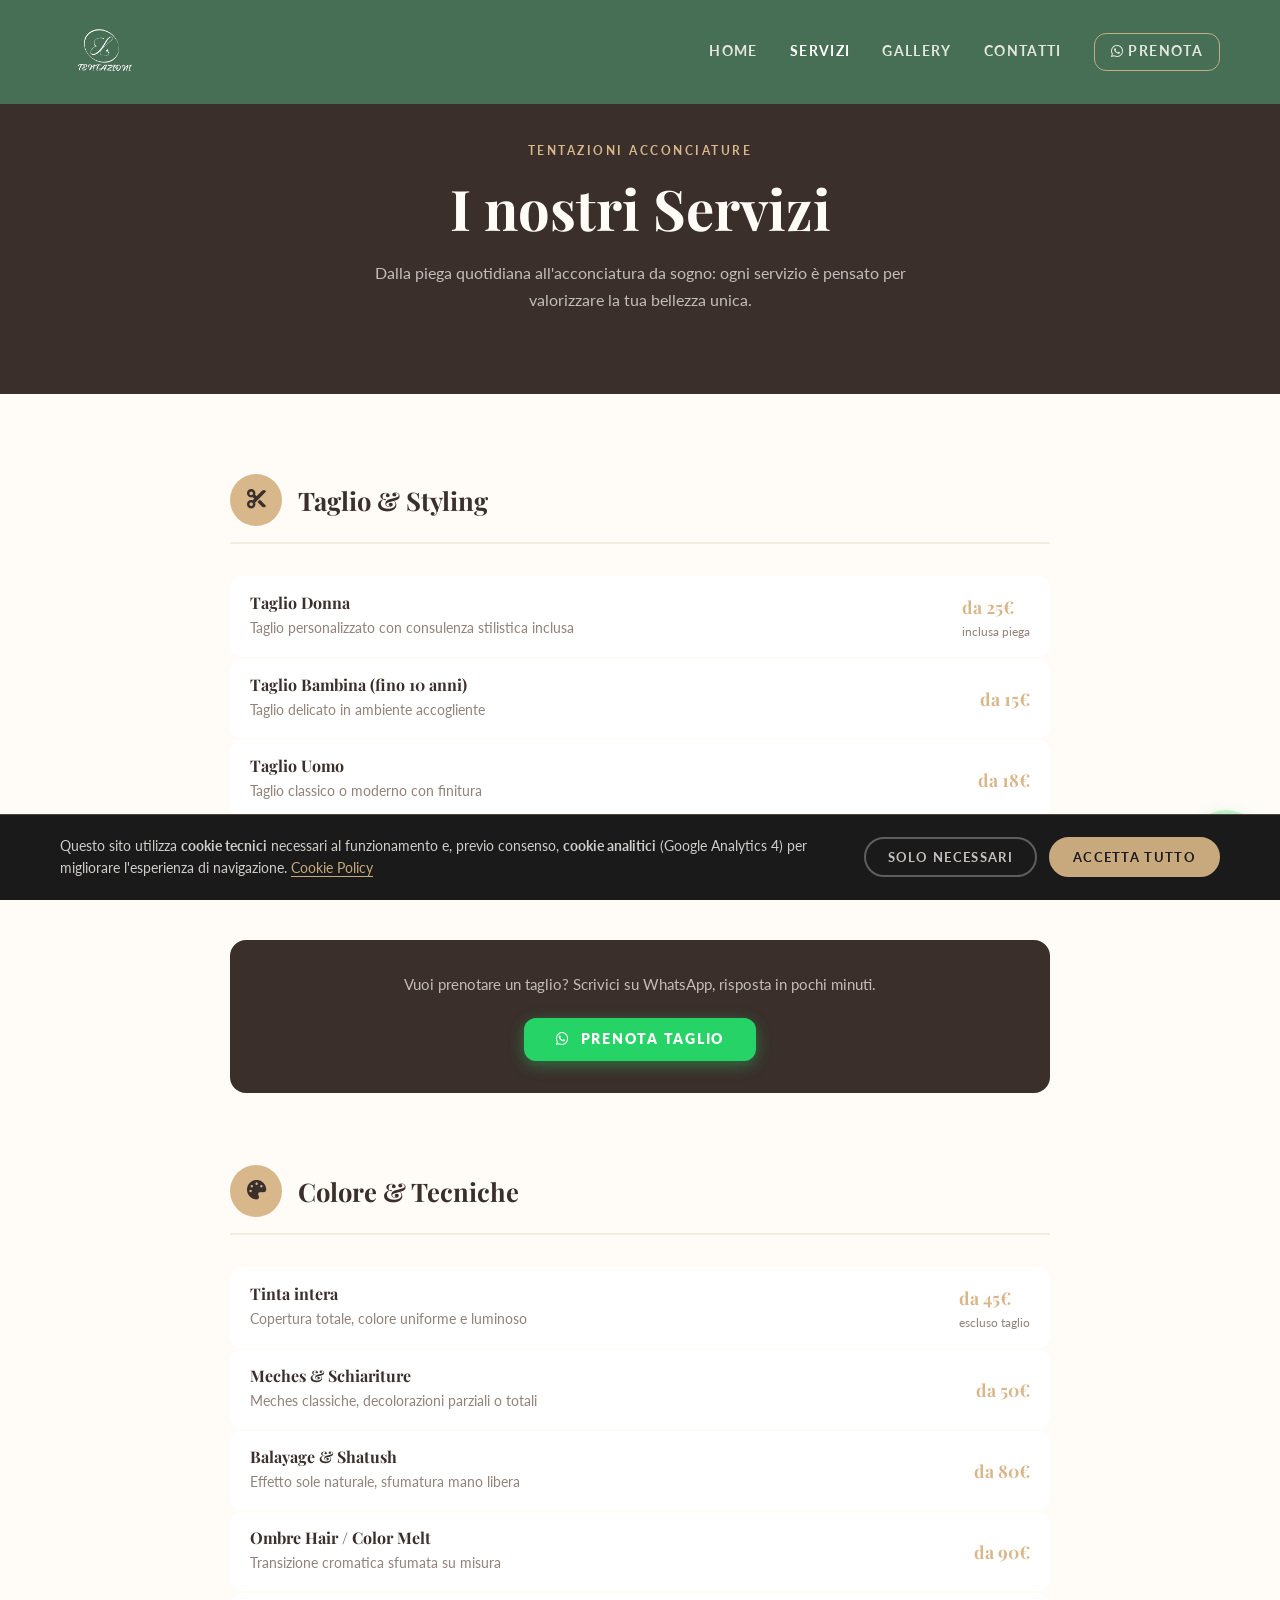
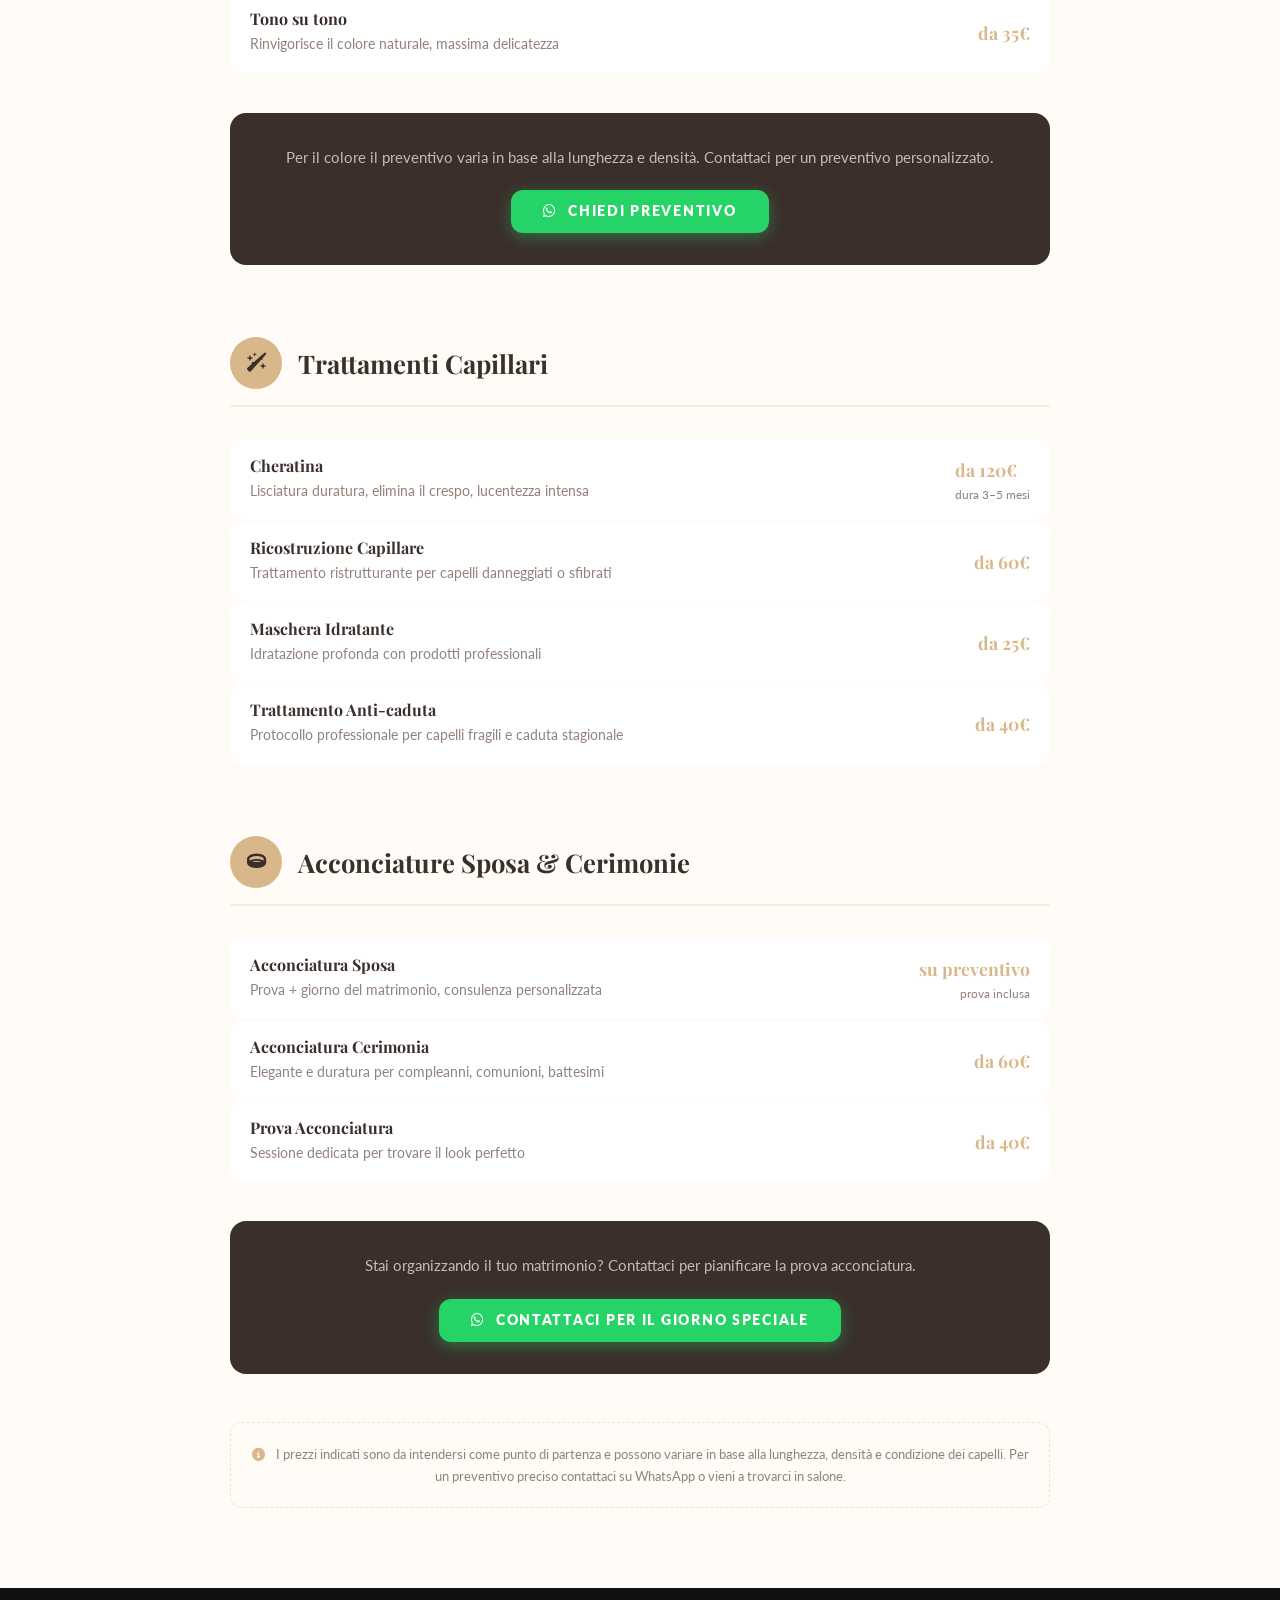
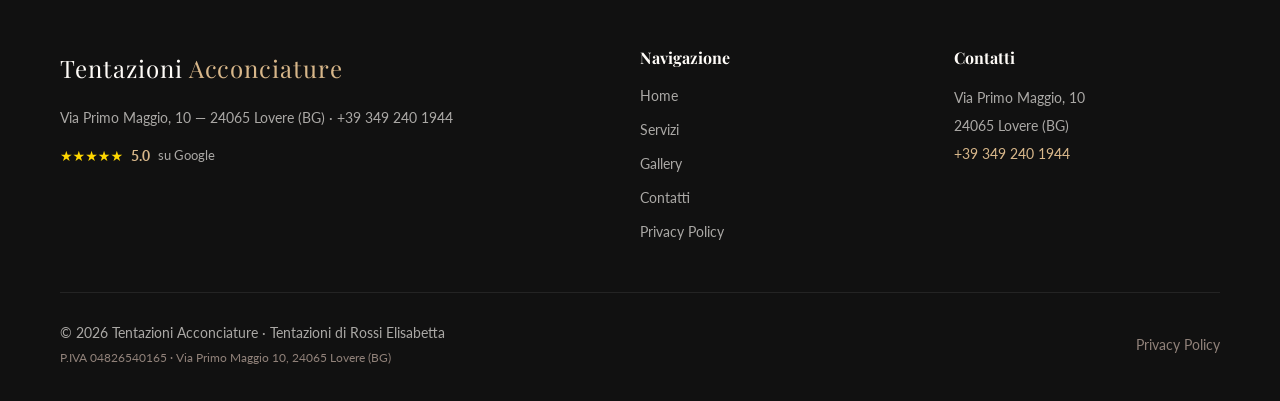
<file: pages/servizi.html>
<!DOCTYPE html>
<html lang="it">
<head>
  <meta charset="UTF-8">
  <meta name="viewport" content="width=device-width, initial-scale=1.0">
  <title>Servizi — Tentazioni Acconciature | Parrucchiera Lovere (BG)</title>
  <meta name="description" content="Scopri tutti i servizi di Tentazioni Acconciature a Lovere: taglio, colore, balayage, trattamenti capillari, acconciature sposa. Prenota su WhatsApp.">
  <link rel="canonical" href="https://tentazioniacconciature.it/pages/servizi.html">

  <link rel="preconnect" href="https://fonts.googleapis.com">
  <link rel="preconnect" href="https://fonts.gstatic.com" crossorigin>
  <link href="https://fonts.googleapis.com/css2?family=Playfair+Display:ital,wght@0,400;0,700;1,400&family=Lato:wght@400;700;900&display=swap" rel="stylesheet">
  <link rel="stylesheet" href="https://cdnjs.cloudflare.com/ajax/libs/font-awesome/6.5.0/css/all.min.css" crossorigin="anonymous">
  <link rel="stylesheet" href="../assets/css/style.css">
  <link rel="stylesheet" href="../assets/css/cookie-banner.css">

  <style>
    .page-hero {
      background: var(--color-dark);
      padding: 140px 0 80px;
      text-align: center;
    }
    .page-hero h1 { color: var(--color-cream); }
    .page-hero p  { color: rgba(253,250,246,.7); max-width: 560px; margin: 16px auto 0; }

    .category-section { margin-bottom: 72px; }
    .category-section:last-child { margin-bottom: 0; }
    .category-header {
      display: flex;
      align-items: center;
      gap: 16px;
      margin-bottom: 32px;
      padding-bottom: 16px;
      border-bottom: 2px solid var(--color-cream-dark);
    }
    .category-header .icon {
      width: 52px; height: 52px;
      background: var(--color-gold);
      border-radius: 50%;
      display: flex; align-items: center; justify-content: center;
      color: var(--color-dark);
      font-size: 1.2rem;
      flex-shrink: 0;
    }
    .category-header h2 { font-size: 1.6rem; margin: 0; }

    .service-list { display: flex; flex-direction: column; gap: 2px; }
    .service-item {
      display: flex;
      justify-content: space-between;
      align-items: center;
      padding: 16px 20px;
      background: var(--color-white);
      border-radius: var(--radius-md);
      gap: 24px;
      transition: var(--transition);
    }
    .service-item:hover { background: var(--color-cream-dark); }
    .service-item-left h4 { font-size: 1rem; margin-bottom: 4px; }
    .service-item-left p  { font-size: .85rem; color: var(--color-muted); margin: 0; }
    .service-price {
      font-family: var(--font-heading);
      font-size: 1.1rem;
      color: var(--color-gold);
      font-weight: 700;
      white-space: nowrap;
      flex-shrink: 0;
    }
    .price-note { font-size: .72rem; color: var(--color-muted); display: block; text-align: right; font-family: var(--font-body); font-weight: 400; }
    .cta-strip {
      background: var(--color-dark);
      border-radius: var(--radius-lg);
      padding: 32px;
      text-align: center;
      margin-top: 40px;
    }
    .cta-strip p { color: rgba(253,250,246,.7); margin-bottom: 20px; font-size: .95rem; }
    .prices-disclaimer {
      text-align: center;
      font-size: .82rem;
      color: var(--color-muted);
      margin-top: 48px;
      padding: 20px;
      border: 1px dashed rgba(200,169,126,.3);
      border-radius: var(--radius-md);
    }
  </style>
</head>
<body>

  <div class="nav-overlay" id="navOverlay" role="presentation"></div>

  <header class="site-header scrolled" id="siteHeader">
    <div class="container header-inner">
      <a href="../index.html" class="site-logo">
        <img src="../assets/images/logo-tentazioni.png" alt="Tentazioni Acconciature" class="header-logo-img"
             onerror="this.style.display='none'; this.nextElementSibling.style.display='inline';">
        <span style="display:none;">Tentazioni <span style="color:var(--color-gold);">Acconciature</span></span>
      </a>
      <nav class="nav-links" id="navLinks" role="navigation" aria-label="Menu principale">
        <a href="../index.html">Home</a>
        <a href="servizi.html" class="active">Servizi</a>
        <a href="gallery.html">Gallery</a>
        <a href="contatti.html">Contatti</a>
        <a href="https://wa.me/393492401944?text=Ciao!%20Vorrei%20prenotare%20un%20appuntamento." class="nav-tel" target="_blank" rel="noopener">
          <i class="fa-brands fa-whatsapp"></i> Prenota
        </a>
      </nav>
      <button class="nav-hamburger" id="navToggle" aria-label="Apri menu" aria-expanded="false" aria-controls="navLinks">
        <span></span><span></span><span></span>
      </button>
    </div>
  </header>

  <!-- PAGE HERO -->
  <section class="page-hero">
    <div class="container">
      <span class="label" style="font-size:.78rem;font-weight:700;text-transform:uppercase;letter-spacing:.2em;color:var(--color-gold);display:block;margin-bottom:12px;">Tentazioni Acconciature</span>
      <h1>I nostri Servizi</h1>
      <p>Dalla piega quotidiana all'acconciatura da sogno: ogni servizio è pensato per valorizzare la tua bellezza unica.</p>
    </div>
  </section>

  <!-- SERVICES CONTENT -->
  <section class="section section--cream">
    <div class="container" style="max-width:860px;">

      <div id="servizi-sections">

      <!-- TAGLIO -->
      <div class="category-section">
        <div class="category-header">
          <div class="icon"><i class="fa-solid fa-scissors"></i></div>
          <div>
            <h2>Taglio &amp; Styling</h2>
          </div>
        </div>
        <div class="service-list">
          <div class="service-item">
            <div class="service-item-left">
              <h4>Taglio Donna</h4>
              <p>Taglio personalizzato con consulenza stilistica inclusa</p>
            </div>
            <div class="service-price">
              da 25€
              <span class="price-note">inclusa piega</span>
            </div>
          </div>
          <div class="service-item">
            <div class="service-item-left">
              <h4>Taglio Bambina (fino 10 anni)</h4>
              <p>Taglio delicato in ambiente accogliente</p>
            </div>
            <div class="service-price">da 15€</div>
          </div>
          <div class="service-item">
            <div class="service-item-left">
              <h4>Taglio Uomo</h4>
              <p>Taglio classico o moderno con finitura</p>
            </div>
            <div class="service-price">da 18€</div>
          </div>
          <div class="service-item">
            <div class="service-item-left">
              <h4>Piega &amp; Messa in piega</h4>
              <p>Asciugatura con spazzola, onde o liscio</p>
            </div>
            <div class="service-price">da 20€</div>
          </div>
        </div>
        <div class="cta-strip">
          <p>Vuoi prenotare un taglio? Scrivici su WhatsApp, risposta in pochi minuti.</p>
          <a href="https://wa.me/393492401944?text=Ciao!%20Vorrei%20prenotare%20un%20taglio." class="btn btn--whatsapp" target="_blank" rel="noopener">
            <i class="fa-brands fa-whatsapp"></i> Prenota taglio
          </a>
        </div>
      </div>

      <!-- COLORE -->
      <div class="category-section">
        <div class="category-header">
          <div class="icon"><i class="fa-solid fa-palette"></i></div>
          <div><h2>Colore &amp; Tecniche</h2></div>
        </div>
        <div class="service-list">
          <div class="service-item">
            <div class="service-item-left">
              <h4>Tinta intera</h4>
              <p>Copertura totale, colore uniforme e luminoso</p>
            </div>
            <div class="service-price">
              da 45€
              <span class="price-note">escluso taglio</span>
            </div>
          </div>
          <div class="service-item">
            <div class="service-item-left">
              <h4>Meches &amp; Schiariture</h4>
              <p>Meches classiche, decolorazioni parziali o totali</p>
            </div>
            <div class="service-price">da 50€</div>
          </div>
          <div class="service-item">
            <div class="service-item-left">
              <h4>Balayage &amp; Shatush</h4>
              <p>Effetto sole naturale, sfumatura mano libera</p>
            </div>
            <div class="service-price">da 80€</div>
          </div>
          <div class="service-item">
            <div class="service-item-left">
              <h4>Ombre Hair / Color Melt</h4>
              <p>Transizione cromatica sfumata su misura</p>
            </div>
            <div class="service-price">da 90€</div>
          </div>
          <div class="service-item">
            <div class="service-item-left">
              <h4>Tono su tono</h4>
              <p>Rinvigorisce il colore naturale, massima delicatezza</p>
            </div>
            <div class="service-price">da 35€</div>
          </div>
        </div>
        <div class="cta-strip">
          <p>Per il colore il preventivo varia in base alla lunghezza e densità. Contattaci per un preventivo personalizzato.</p>
          <a href="https://wa.me/393492401944?text=Ciao!%20Vorrei%20informazioni%20sul%20colore%20capelli." class="btn btn--whatsapp" target="_blank" rel="noopener">
            <i class="fa-brands fa-whatsapp"></i> Chiedi preventivo
          </a>
        </div>
      </div>

      <!-- TRATTAMENTI -->
      <div class="category-section">
        <div class="category-header">
          <div class="icon"><i class="fa-solid fa-wand-sparkles"></i></div>
          <div><h2>Trattamenti Capillari</h2></div>
        </div>
        <div class="service-list">
          <div class="service-item">
            <div class="service-item-left">
              <h4>Cheratina</h4>
              <p>Lisciatura duratura, elimina il crespo, lucentezza intensa</p>
            </div>
            <div class="service-price">
              da 120€
              <span class="price-note">dura 3–5 mesi</span>
            </div>
          </div>
          <div class="service-item">
            <div class="service-item-left">
              <h4>Ricostruzione Capillare</h4>
              <p>Trattamento ristrutturante per capelli danneggiati o sfibrati</p>
            </div>
            <div class="service-price">da 60€</div>
          </div>
          <div class="service-item">
            <div class="service-item-left">
              <h4>Maschera Idratante</h4>
              <p>Idratazione profonda con prodotti professionali</p>
            </div>
            <div class="service-price">da 25€</div>
          </div>
          <div class="service-item">
            <div class="service-item-left">
              <h4>Trattamento Anti-caduta</h4>
              <p>Protocollo professionale per capelli fragili e caduta stagionale</p>
            </div>
            <div class="service-price">da 40€</div>
          </div>
        </div>
      </div>

      <!-- ACCONCIATURE SPOSA -->
      <div class="category-section">
        <div class="category-header">
          <div class="icon"><i class="fa-solid fa-ring"></i></div>
          <div><h2>Acconciature Sposa &amp; Cerimonie</h2></div>
        </div>
        <div class="service-list">
          <div class="service-item">
            <div class="service-item-left">
              <h4>Acconciatura Sposa</h4>
              <p>Prova + giorno del matrimonio, consulenza personalizzata</p>
            </div>
            <div class="service-price">
              su preventivo
              <span class="price-note">prova inclusa</span>
            </div>
          </div>
          <div class="service-item">
            <div class="service-item-left">
              <h4>Acconciatura Cerimonia</h4>
              <p>Elegante e duratura per compleanni, comunioni, battesimi</p>
            </div>
            <div class="service-price">da 60€</div>
          </div>
          <div class="service-item">
            <div class="service-item-left">
              <h4>Prova Acconciatura</h4>
              <p>Sessione dedicata per trovare il look perfetto</p>
            </div>
            <div class="service-price">da 40€</div>
          </div>
        </div>
        <div class="cta-strip">
          <p>Stai organizzando il tuo matrimonio? Contattaci per pianificare la prova acconciatura.</p>
          <a href="https://wa.me/393492401944?text=Ciao!%20Sono%20una%20sposa%20e%20vorrei%20informazioni%20sull'acconciatura." class="btn btn--whatsapp" target="_blank" rel="noopener">
            <i class="fa-brands fa-whatsapp"></i> Contattaci per il giorno speciale
          </a>
        </div>
      </div>

      </div><!-- /servizi-sections -->

      <!-- DISCLAIMER -->
      <p class="prices-disclaimer">
        <i class="fa-solid fa-circle-info" style="color:var(--color-gold); margin-right:8px;"></i>
        I prezzi indicati sono da intendersi come punto di partenza e possono variare in base alla lunghezza, densità e condizione dei capelli.
        Per un preventivo preciso contattaci su WhatsApp o vieni a trovarci in salone.
      </p>

    </div>
  </section>

  <!-- FOOTER -->
  <footer class="site-footer" role="contentinfo">
    <div class="container">
      <div class="footer-grid">
        <div class="footer-brand">
          <span class="site-logo">Tentazioni <span>Acconciature</span></span>
          <p>Via Primo Maggio, 10 — 24065 Lovere (BG) · +39 349 240 1944</p>
          <div class="flex" style="gap:8px; margin-top:12px; align-items:center;">
            <span class="footer-stars">★★★★★</span>
            <span style="color:var(--color-gold); font-weight:700;">5.0</span>
            <span style="font-size:.8rem;">su Google</span>
          </div>
        </div>
        <div class="footer-links">
          <h4>Navigazione</h4>
          <ul>
            <li><a href="../index.html">Home</a></li>
            <li><a href="servizi.html">Servizi</a></li>
            <li><a href="gallery.html">Gallery</a></li>
            <li><a href="contatti.html">Contatti</a></li>
            <li><a href="privacy-policy.html">Privacy Policy</a></li>
          </ul>
        </div>
        <div class="footer-contact">
          <h4>Contatti</h4>
          <address>
            Via Primo Maggio, 10<br>24065 Lovere (BG)<br>
            <a href="tel:+393492401944">+39 349 240 1944</a>
          </address>
        </div>
      </div>
      <div class="footer-bottom">
        <span>
          © <span class="year"></span> Tentazioni Acconciature · Tentazioni di Rossi Elisabetta<br>
          <small style="color:var(--color-muted);">P.IVA 04826540165 · Via Primo Maggio 10, 24065 Lovere (BG)</small>
        </span>
        <a href="privacy-policy.html" style="color:var(--color-muted);">Privacy Policy</a>
      </div>
    </div>
  </footer>

  <div id="whatsappBtn" aria-label="Prenota su WhatsApp"></div>
  <div id="cookieBanner" role="dialog" aria-modal="true" aria-label="Consenso cookie"></div>

  <script>document.querySelectorAll('.year').forEach(e=>e.textContent=new Date().getFullYear())</script>
  <script src="../assets/js/main.js" defer></script>
  <script src="../assets/js/cookie-banner.js" defer></script>
  <script src="../assets/js/whatsapp-button.js" defer></script>
  <script src="../assets/js/supabase-servizi.js" defer></script>
</body>
</html>
</file>
<file: assets/css/style.css>
/* ============================================================
   TENTAZIONI ACCONCIATURE — Global Design System
   ============================================================ */
@import url('https://fonts.googleapis.com/css2?family=Great+Vibes&display=swap');

/* --- Custom Properties ------------------------------------ */
:root {
  --color-dark:       #3A2F2B;
  --color-dark-soft:  #4E413B;
  --color-gold:       #D8B78A;
  --color-gold-dark:  #B59565;
  --color-gold-light: #F4E8D3;
  --color-green:      #476F55;
  --color-green-dark: #35533F;
  --color-cream:      #FFFCF8;
  --color-cream-dark: #F4ECE1;
  --color-text:       #423934;
  --color-muted:      #91827A;
  --color-white:      #FFFFFF;
  --color-whatsapp:   #25D366;

  --font-heading: 'Playfair Display', Georgia, serif;
  --font-body:    'Lato', system-ui, -apple-system, sans-serif;
  --font-handwriting: 'Great Vibes', cursive;

  --radius-sm:  8px;
  --radius-md:  12px;
  --radius-lg:  16px;
  --radius-full: 12px;

  --shadow-sm: 0 10px 30px rgba(0,0,0,0.03);
  --shadow-md: 0 15px 40px rgba(0,0,0,0.05);
  --shadow-lg: 0 20px 50px rgba(0,0,0,0.08);

  --transition: .5s cubic-bezier(0.25, 0.8, 0.25, 1);

  --container: 1200px;
  --section-py: 80px;
}

.blob-shape {
  border-radius: 30% 70% 64% 36% / 46% 36% 64% 54%;
}

/* --- Reset ------------------------------------------------ */
*, *::before, *::after { box-sizing: border-box; margin: 0; padding: 0; }
html { scroll-behavior: smooth; -webkit-text-size-adjust: 100%; }
body {
  font-family: var(--font-body);
  font-size: 16px;
  line-height: 1.7;
  color: var(--color-text);
  background: var(--color-cream);
}
img, video { max-width: 100%; height: auto; display: block; }
a { color: inherit; text-decoration: none; }
ul, ol { list-style: none; }
button { cursor: pointer; font-family: inherit; border: none; background: none; }
input, textarea, select { font-family: inherit; font-size: inherit; }

/* --- Typography ------------------------------------------- */
h1, h2, h3, h4 {
  font-family: var(--font-heading);
  line-height: 1.25;
  color: var(--color-dark);
}
h1 { font-size: clamp(2rem, 5vw, 3.5rem); }
h2 { font-size: clamp(1.6rem, 3.5vw, 2.5rem); }
h3 { font-size: clamp(1.2rem, 2.5vw, 1.6rem); }
h4 { font-size: 1.15rem; }
p  { margin-bottom: 1em; }
p:last-child { margin-bottom: 0; }

.text-gold    { color: var(--color-gold); }
.text-muted   { color: var(--color-muted); }
.text-center  { text-align: center; }
.text-upper   { text-transform: uppercase; letter-spacing: .12em; }
.text-handwritten { font-family: var(--font-handwriting); font-weight: 400; }

/* --- Layout ----------------------------------------------- */
.container {
  max-width: var(--container);
  margin: 0 auto;
  padding: 0 20px;
}
.section {
  padding: var(--section-py) 0;
}
.section--sage {
  background: rgba(163, 184, 155, 0.12);
  color: var(--color-text);
}
.section--sage h1,
.section--sage h2,
.section--sage h3 { color: var(--color-dark); }
.section--cream { background: var(--color-cream); }
.section--white { background: var(--color-white); }

.grid-2 { display: grid; grid-template-columns: repeat(2, 1fr); gap: 32px; }
.grid-3 { display: grid; grid-template-columns: repeat(3, 1fr); gap: 32px; }
.grid-4 { display: grid; grid-template-columns: repeat(4, 1fr); gap: 24px; }

/* --- Buttons ---------------------------------------------- */
.btn {
  display: inline-flex;
  align-items: center;
  gap: 10px;
  padding: 14px 32px;
  border-radius: var(--radius-full);
  font-family: var(--font-body);
  font-size: .9rem;
  font-weight: 700;
  text-transform: uppercase;
  letter-spacing: .12em;
  transition: var(--transition);
  line-height: 1;
}
.btn--primary {
  background: var(--color-green);
  color: var(--color-dark);
}
.btn--primary:hover {
  background: var(--color-green-dark);
  transform: translateY(-2px);
  box-shadow: var(--shadow-md);
}
.btn--outline {
  border: 2px solid var(--color-gold);
  color: var(--color-gold);
}
.btn--outline:hover {
  background: var(--color-gold);
  color: var(--color-dark);
  transform: translateY(-2px);
}
.btn--dark {
  background: var(--color-dark);
  color: var(--color-cream);
}
.btn--dark:hover { background: var(--color-dark-soft); transform: translateY(-2px); }
.btn--whatsapp {
  background: var(--color-whatsapp);
  color: var(--color-white);
  box-shadow: 0 4px 15px rgba(37, 211, 102, 0.4);
  font-weight: 800;
  border: none;
}
.btn--whatsapp:hover {
  background: #1ebe5d;
  border-color: #1ebe5d;
  transform: translateY(-3px);
  box-shadow: 0 8px 25px rgba(37, 211, 102, 0.6);
}

@keyframes pulse-wa {
  0% { box-shadow: 0 0 0 0 rgba(37, 211, 102, 0.6); }
  70% { box-shadow: 0 0 0 15px rgba(37, 211, 102, 0); }
  100% { box-shadow: 0 0 0 0 rgba(37, 211, 102, 0); }
}

.btn--whatsapp-pulse {
  animation: pulse-wa 2s infinite;
}

/* --- Section Header --------------------------------------- */
.section-header {
  text-align: center;
  margin-bottom: 56px;
}
.section-header .label {
  display: inline-block;
  font-size: .78rem;
  font-weight: 700;
  text-transform: uppercase;
  letter-spacing: .2em;
  color: var(--color-gold);
  margin-bottom: 12px;
}
.section-header h2 { margin-bottom: 16px; }
.section-header p  { max-width: 560px; margin: 0 auto; color: var(--color-muted); }
.section-header--light p { color: var(--color-gold-light); }

/* --- Divider ---------------------------------------------- */
.divider-gold {
  width: 56px;
  height: 2px;
  background: var(--color-gold);
  margin: 20px auto;
  border: none;
}

/* --- HEADER / NAV ----------------------------------------- */
.site-header {
  position: fixed;
  top: 0; left: 0; right: 0;
  z-index: 1000;
  padding: 24px 0;
  background: var(--color-green);
  transition: var(--transition);
  border: none;
}
.site-header.scrolled {
  padding: 16px 0;
  background: var(--color-green);
  box-shadow: var(--shadow-md);
}
.header-inner {
  display: flex;
  align-items: center;
  justify-content: space-between;
}
.site-logo {
  font-family: var(--font-heading);
  font-size: 1.5rem;
  color: var(--color-cream);
  letter-spacing: .04em;
  display: flex;
  align-items: center;
}
.header-logo-img {
  height: 56px;
  width: auto;
  max-width: 220px;
  border: none;
  padding: 0;
  margin: 0;
  box-shadow: none;
  mix-blend-mode: lighten;
  display: block;
}
.site-logo span { color: var(--color-gold); }
.nav-links {
  display: flex;
  align-items: center;
  gap: 32px;
}
.nav-links a {
  font-size: .85rem;
  font-weight: 700;
  text-transform: uppercase;
  letter-spacing: .1em;
  color: var(--color-cream);
  opacity: .85;
  transition: var(--transition);
}
.nav-links a:hover, .nav-links a.active { opacity: 1; color: var(--color-white); }
.nav-tel {
  font-size: .8rem;
  font-weight: 700;
  color: var(--color-gold);
  border: 1px solid var(--color-gold);
  padding: 6px 16px;
  border-radius: var(--radius-full);
  transition: var(--transition);
}
.nav-tel:hover { background: var(--color-gold); color: var(--color-dark); }
.nav-hamburger {
  display: none;
  flex-direction: column;
  gap: 5px;
  padding: 8px;
}
.nav-hamburger span {
  width: 24px; height: 2px;
  background: var(--color-dark);
  border-radius: 2px;
  transition: var(--transition);
  display: block;
}
/* Mobile nav */
@media (max-width: 768px) {
  .nav-hamburger { display: flex; }
  .nav-links {
    position: fixed;
    top: 0; right: -100%;
    width: min(320px, 85vw);
    height: 100vh;
    background: var(--color-dark);
    flex-direction: column;
    justify-content: center;
    gap: 40px;
    padding: 40px;
    transition: right .35s ease;
    z-index: 2000;
  }
  .nav-links.open { right: 0; }
  .nav-links a { font-size: 1.1rem; }
  .nav-overlay {
    display: none;
    position: fixed;
    inset: 0;
    background: rgba(0,0,0,.5);
    z-index: 1900;
  }
  .nav-overlay.open { display: block; }
}

/* --- HERO ------------------------------------------------- */
.hero {
  position: relative;
  min-height: 100vh;
  display: flex;
  align-items: center;
  justify-content: center;
  text-align: center;
  overflow: hidden;
  background: linear-gradient(180deg, rgba(163, 184, 155, 0.3) 0%, var(--color-cream) 100%);
}
.hero-bg {
  position: absolute;
  inset: 0;
  background-image: url('../images/hero/hero-bg.jpg');
  background-size: cover;
  background-position: center;
  opacity: .08;
  transform: scale(1.05);
  transition: transform 8s ease;
}
.hero:hover .hero-bg { transform: scale(1); }
.hero-content {
  position: relative;
  z-index: 1;
  max-width: 780px;
  padding: 120px 20px 80px;
}
.hero-label {
  font-size: .8rem;
  font-weight: 700;
  text-transform: uppercase;
  letter-spacing: .25em;
  color: var(--color-gold);
  margin-bottom: 20px;
  display: block;
}
.hero h1 {
  color: var(--color-dark);
  margin-bottom: 20px;
}
.hero h1 em { color: var(--color-green-dark); font-style: italic; font-weight: 400; }
.hero-subtitle {
  font-size: 1.1rem;
  color: var(--color-text);
  margin-bottom: 40px;
  max-width: 520px;
  margin-left: auto;
  margin-right: auto;
}
.hero-actions {
  display: flex;
  gap: 16px;
  justify-content: center;
  flex-wrap: wrap;
}
.hero-stars {
  display: flex;
  align-items: center;
  justify-content: center;
  gap: 8px;
  margin-top: 48px;
  font-size: .85rem;
  color: var(--color-muted);
}
.hero-stars .stars { color: #FFD700; font-size: 1rem; letter-spacing: 2px; }

/* --- SOCIAL PROOF ----------------------------------------- */
.social-proof { background: rgba(163, 184, 155, 0.05); padding: 72px 0; }
.reviews-grid {
  display: grid;
  grid-template-columns: repeat(3, 1fr);
  gap: 24px;
  margin-top: 48px;
}
.review-card {
  background: rgba(255, 255, 255, 0.6);
  backdrop-filter: blur(12px);
  -webkit-backdrop-filter: blur(12px);
  border: 1px solid rgba(163, 184, 155, 0.3);
  border-radius: var(--radius-lg);
  padding: 32px;
  box-shadow: 0 8px 32px rgba(163, 184, 155, 0.15);
}
.review-stars { color: #FFD700; font-size: .95rem; margin-bottom: 12px; }
.review-text {
  font-size: .95rem;
  color: var(--color-text);
  margin-bottom: 16px;
  font-style: italic;
}
.review-author {
  font-size: .82rem;
  font-weight: 700;
  color: var(--color-gold);
  text-transform: uppercase;
  letter-spacing: .1em;
}
.google-badge {
  display: inline-flex;
  align-items: center;
  gap: 12px;
  background: var(--color-white);
  border: none;
  box-shadow: var(--shadow-sm);
  border-radius: var(--radius-full);
  padding: 10px 24px;
  color: var(--color-dark);
  font-size: .85rem;
  margin-top: 40px;
}
.google-badge .score {
  font-family: var(--font-heading);
  font-size: 1.4rem;
  color: var(--color-gold);
  font-weight: 700;
}
.google-badge .stars { color: #FFD700; }

/* --- BEFORE & AFTER GALLERY ------------------------------- */
.before-after-card {
  background: rgba(255, 255, 255, 0.6);
  backdrop-filter: blur(12px);
  -webkit-backdrop-filter: blur(12px);
  border: 1px solid rgba(163, 184, 155, 0.3);
  border-radius: var(--radius-lg);
  overflow: hidden;
  box-shadow: 0 8px 32px rgba(163, 184, 155, 0.15);
  transition: var(--transition);
}
.before-after-card:hover {
  transform: translateY(-6px);
  box-shadow: var(--shadow-lg);
}
.ba-image-container {
  width: 100%;
  position: relative;
}
.ba-image-container > div {
  width: 100%;
}

/* --- SERVICES CARDS --------------------------------------- */
.services-grid {
  display: grid;
  grid-template-columns: repeat(3, 1fr);
  gap: 28px;
}
.service-card {
  background: rgba(255, 255, 255, 0.6);
  backdrop-filter: blur(12px);
  -webkit-backdrop-filter: blur(12px);
  border: 1px solid rgba(163, 184, 155, 0.3);
  border-radius: var(--radius-lg);
  padding: 36px 28px;
  text-align: center;
  box-shadow: 0 8px 32px rgba(163, 184, 155, 0.15);
  transition: var(--transition);
}
.service-card:hover {
  transform: translateY(-6px);
  box-shadow: var(--shadow-lg);
  border-bottom-color: var(--color-gold);
}
.service-icon {
  width: 64px; height: 64px;
  border-radius: 50%;
  background: var(--color-cream-dark);
  display: flex;
  align-items: center;
  justify-content: center;
  margin: 0 auto 20px;
  font-size: 1.5rem;
  color: var(--color-gold);
  transition: var(--transition);
}
.service-card:hover .service-icon {
  background: var(--color-gold);
  color: var(--color-dark);
}
.service-card h3 { margin-bottom: 10px; font-size: 1.2rem; }
.service-card p { font-size: .9rem; color: var(--color-muted); }

/* --- ORARI ------------------------------------------------ */
.orari-table { width: 100%; border-collapse: collapse; }
.orari-table td {
  padding: 14px 16px;
  border-bottom: 1px solid rgba(200,169,126,.2);
  font-size: .95rem;
}
.orari-table td:first-child { font-weight: 700; }
.orari-table td:last-child  { text-align: right; color: var(--color-gold); font-weight: 600; }
.orari-table tr.closed td   { opacity: .45; }
.orari-table tr.today td    { background: rgba(200,169,126,.12); }
.orari-table tr.today td:first-child { color: var(--color-gold); }

/* --- FOOTER ----------------------------------------------- */
.site-footer {
  background: #111;
  color: rgba(253,250,246,.65);
  padding: 60px 0 32px;
  font-size: .88rem;
}
.footer-grid {
  display: grid;
  grid-template-columns: 2fr 1fr 1fr;
  gap: 48px;
  padding-bottom: 48px;
  border-bottom: 1px solid rgba(255,255,255,.08);
}
.footer-brand .site-logo { margin-bottom: 16px; display: block; }
.footer-brand p { line-height: 1.8; }
.footer-links h4, .footer-contact h4 {
  color: var(--color-cream);
  font-family: var(--font-heading);
  font-size: 1rem;
  margin-bottom: 16px;
}
.footer-links ul { display: flex; flex-direction: column; gap: 10px; }
.footer-links a { transition: color var(--transition); }
.footer-links a:hover { color: var(--color-gold); }
.footer-contact address { font-style: normal; line-height: 2; }
.footer-contact a { color: var(--color-gold); }
.footer-bottom {
  display: flex;
  justify-content: space-between;
  align-items: center;
  padding-top: 28px;
  gap: 16px;
  flex-wrap: wrap;
}
.footer-stars { color: #FFD700; }

/* --- RESPONSIVE ------------------------------------------- */
@media (max-width: 1024px) {
  :root { --section-py: 64px; }
  .grid-4 { grid-template-columns: repeat(2, 1fr); }
  .services-grid { grid-template-columns: repeat(2, 1fr); }
  .reviews-grid  { grid-template-columns: repeat(2, 1fr); }
  .footer-grid   { grid-template-columns: 1fr 1fr; }
  .footer-brand  { grid-column: 1 / -1; }
}
@media (max-width: 768px) {
  :root { --section-py: 48px; }
  .grid-2, .grid-3, .services-grid, .reviews-grid { grid-template-columns: 1fr; }
  .footer-grid { grid-template-columns: 1fr; gap: 32px; }
  .footer-bottom { flex-direction: column; text-align: center; }
}
@media (max-width: 480px) {
  .hero-actions { flex-direction: column; align-items: center; }
  .btn { width: 100%; justify-content: center; }
}

/* --- UTILITIES -------------------------------------------- */
.visually-hidden {
  position: absolute; width: 1px; height: 1px;
  overflow: hidden; clip: rect(0,0,0,0); white-space: nowrap;
}
.mt-0  { margin-top: 0; }
.mt-8  { margin-top: 8px; }
.mt-16 { margin-top: 16px; }
.mt-32 { margin-top: 32px; }
.mb-0  { margin-bottom: 0; }
.mb-8  { margin-bottom: 8px; }
.mb-16 { margin-bottom: 16px; }
.mb-32 { margin-bottom: 32px; }
.gap-16 { gap: 16px; }
.flex   { display: flex; }
.flex-center { display: flex; align-items: center; justify-content: center; }
.flex-between { display: flex; align-items: center; justify-content: space-between; }
</file>
<file: assets/css/cookie-banner.css>
/* ============================================================
   TENTAZIONI ACCONCIATURE — Cookie Banner Styles
   ============================================================ */

#cookieBanner {
  position: fixed;
  bottom: 0;
  left: 0;
  right: 0;
  z-index: 9000;
  transform: translateY(100%);
  transition: transform .4s cubic-bezier(.4,0,.2,1);
  background: #1A1A1A;
  border-top: 1px solid rgba(200,169,126,.3);
}

#cookieBanner.cookie-visible  { transform: translateY(0); }
#cookieBanner.cookie-hidden   { transform: translateY(110%); }

.cookie-inner {
  display: flex;
  align-items: center;
  justify-content: space-between;
  gap: 24px;
  max-width: 1200px;
  margin: 0 auto;
  padding: 20px 20px;
}

.cookie-text p {
  font-size: .88rem;
  color: rgba(253,250,246,.8);
  margin: 0;
  line-height: 1.6;
}

.cookie-link {
  color: #C8A97E;
  text-decoration: underline;
  text-underline-offset: 3px;
  transition: color .2s;
}
.cookie-link:hover { color: #E8D5B5; }

.cookie-actions {
  display: flex;
  gap: 12px;
  flex-shrink: 0;
}

.cookie-btn {
  padding: 10px 22px;
  border-radius: 9999px;
  font-size: .82rem;
  font-weight: 700;
  text-transform: uppercase;
  letter-spacing: .1em;
  cursor: pointer;
  transition: all .25s ease;
  white-space: nowrap;
  font-family: 'Lato', sans-serif;
}

.cookie-btn--primary {
  background: #C8A97E;
  color: #1A1A1A;
  border: 2px solid #C8A97E;
}
.cookie-btn--primary:hover {
  background: #A8864E;
  border-color: #A8864E;
  transform: translateY(-1px);
}

.cookie-btn--outline {
  background: transparent;
  color: rgba(253,250,246,.75);
  border: 2px solid rgba(253,250,246,.3);
}
.cookie-btn--outline:hover {
  border-color: rgba(253,250,246,.7);
  color: #FDFAF6;
}

@media (max-width: 640px) {
  .cookie-inner    { flex-direction: column; align-items: flex-start; }
  .cookie-actions  { width: 100%; }
  .cookie-btn      { flex: 1; text-align: center; }
}
</file>
